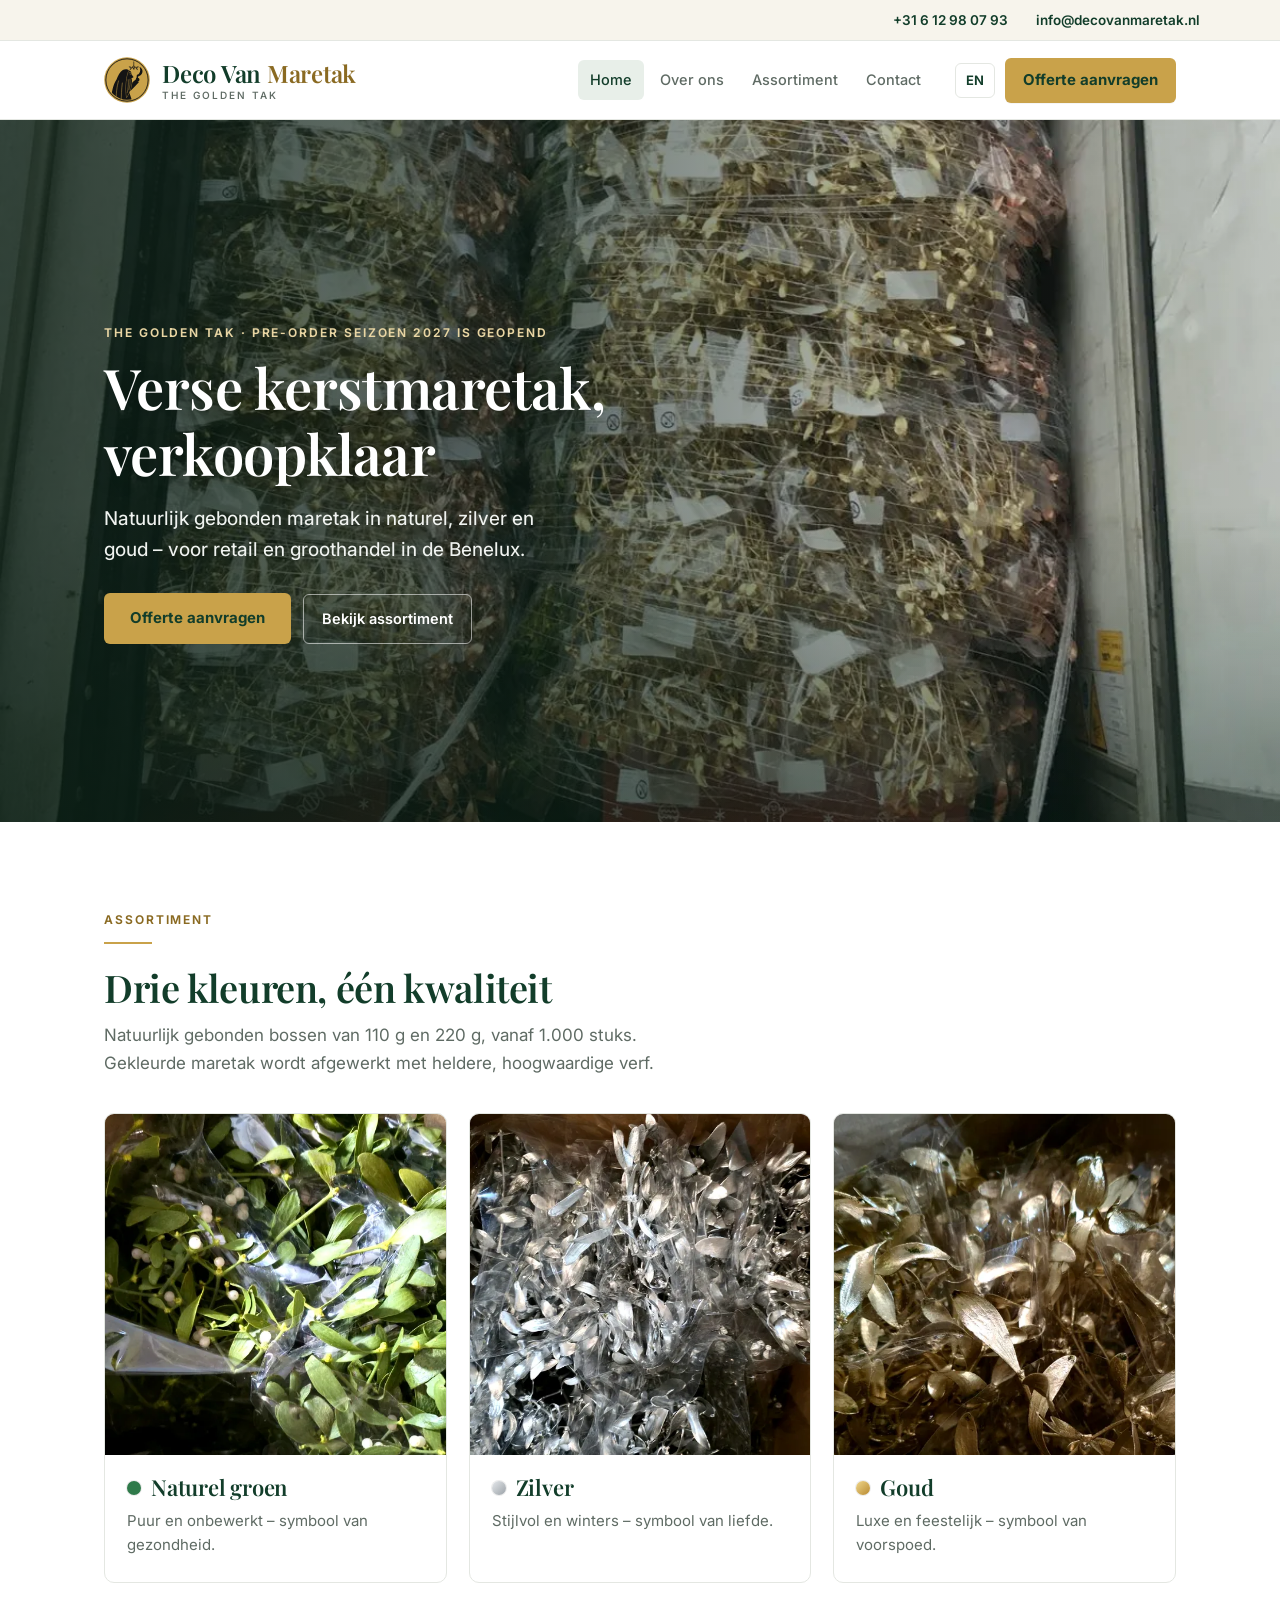
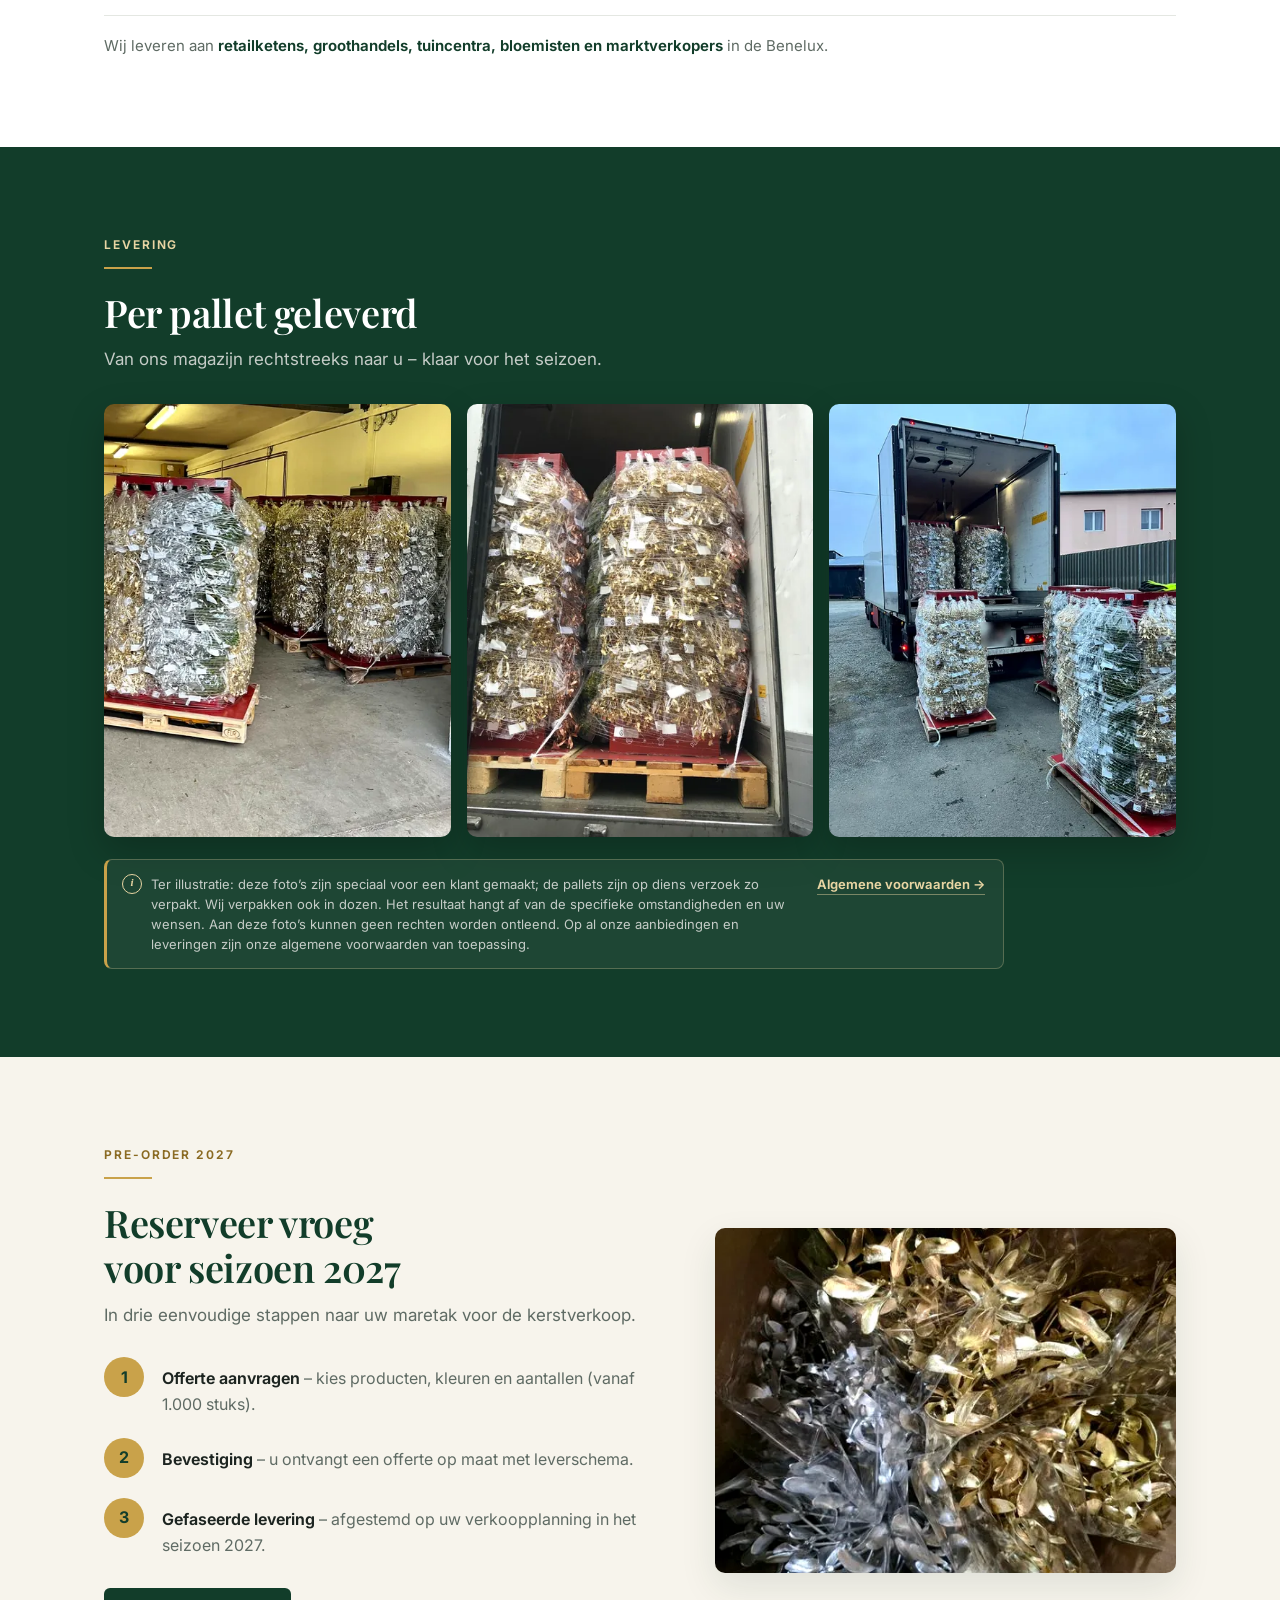
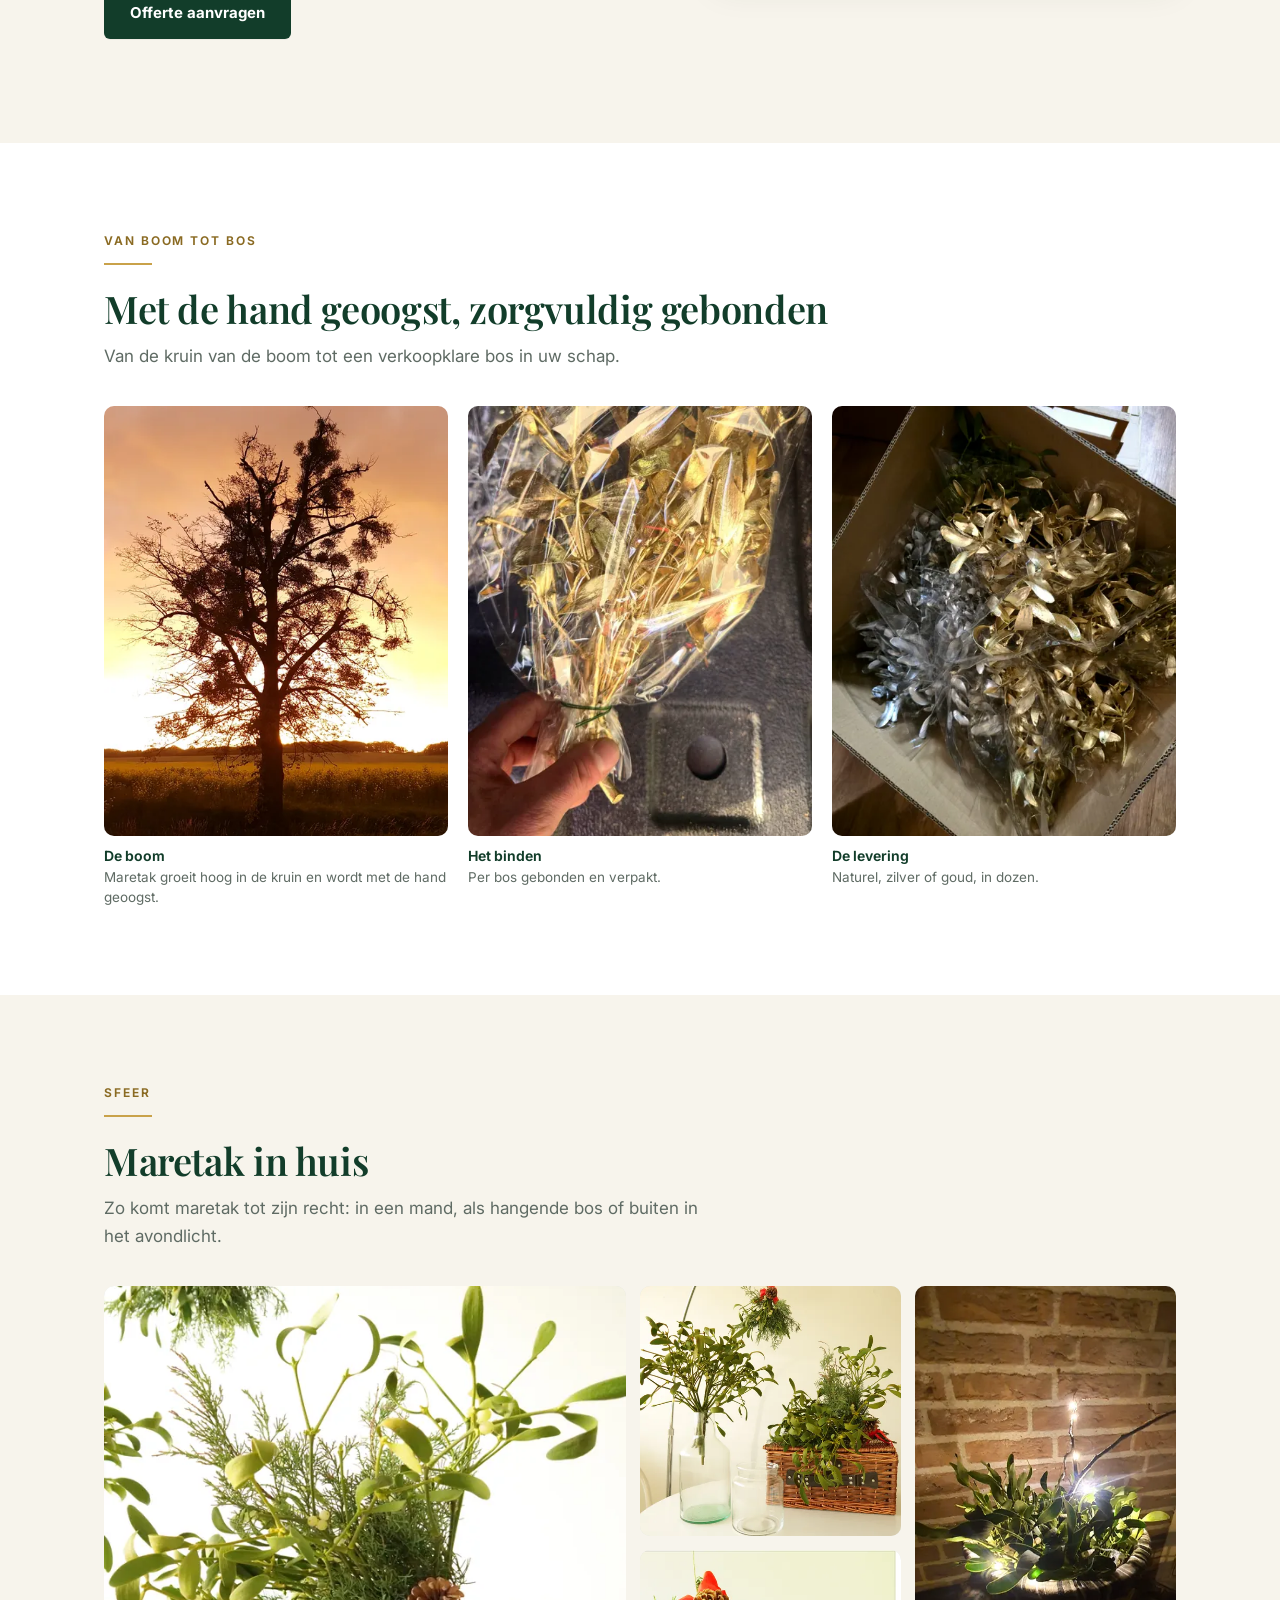
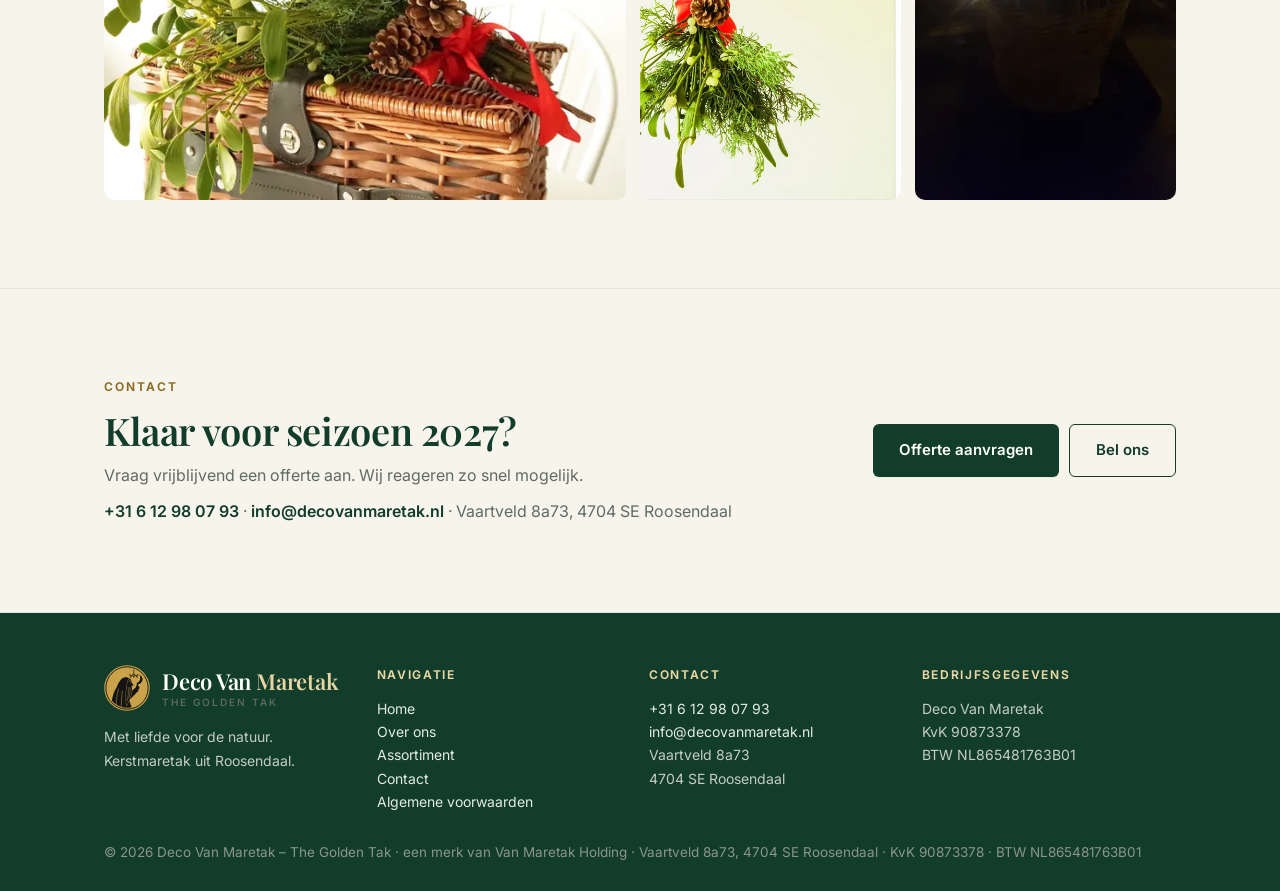
<file: index.html>
<!doctype html><html lang="nl"><head><meta charset="utf-8"><meta name="viewport" content="width=device-width,initial-scale=1">
<title>Kerstmaretak voor de handel | Deco Van Maretak – The Golden Tak</title><meta name="description" content="Deco Van Maretak – The Golden Tak – levert natuurlijk gebonden kerstmaretak – naturel, zilver en goud – aan retail en groothandel in de Benelux.">
<meta property="og:type" content="website"><meta property="og:site_name" content="Deco Van Maretak – The Golden Tak"><meta property="og:title" content="Kerstmaretak voor de handel | Deco Van Maretak – The Golden Tak"><meta property="og:description" content="Deco Van Maretak – The Golden Tak – levert natuurlijk gebonden kerstmaretak – naturel, zilver en goud – aan retail en groothandel in de Benelux."><meta property="og:locale" content="nl_NL"><meta property="og:locale:alternate" content="en_GB"><meta name="twitter:card" content="summary">
<link rel="preload" href="fonts/playfair-display-var.woff2" as="font" type="font/woff2" crossorigin><link rel="preload" href="fonts/inter-var.woff2" as="font" type="font/woff2" crossorigin>
<link rel="icon" href="brand/favicon.svg" type="image/svg+xml"><link rel="icon" href="brand/favicon.ico" sizes="48x48"><link rel="apple-touch-icon" href="brand/apple-touch-icon.png"><meta name="theme-color" content="#123d2a">
<link rel="stylesheet" href="style.css"><script src="app.js" defer></script></head><body>
<div class="topbar"><div class="wrap"><a href="tel:+31612980793">+31 6 12 98 07 93</a><a href="mailto:info@decovanmaretak.nl">info@decovanmaretak.nl</a></div></div>
<header><div class="wrap"><a class="logo" href="index.html"><img class="emblem" src="brand/druid-emblem.svg" width="46" height="46" alt=""><span class="lt">Deco Van <span>Maretak</span><small>The Golden Tak</small></span></a>
<nav><a href="index.html" class="active"><span class="nl">Home</span><span class="en">Home</span></a><a href="over-ons.html" class=""><span class="nl">Over ons</span><span class="en">About us</span></a><a href="assortiment.html" class=""><span class="nl">Assortiment</span><span class="en">Range</span></a><a href="contact.html" class=""><span class="nl">Contact</span><span class="en">Contact</span></a></nav><div class="hdr-act"><button class="lang" type="button" aria-label="Taal / language">EN</button><a class="btn" href="contact.html"><span class="nl">Offerte aanvragen</span><span class="en">Request a quote</span></a></div></div></header>
<main><section class="hero" style="padding:0"><div class="hero-media"><picture>
<source media="(max-width:720px)" type="image/webp" srcset="img/hero-pallet-m700.webp 700w, img/hero-pallet-m1000.webp 1000w" sizes="100vw">
<source media="(max-width:720px)" srcset="img/hero-pallet-m700.jpg 700w, img/hero-pallet-m1000.jpg 1000w" sizes="100vw">
<source type="image/webp" srcset="img/hero-pallet-960.webp 960w, img/hero-pallet-1200.webp 1200w" sizes="100vw">
<img src="img/hero-pallet-1200.jpg" srcset="img/hero-pallet-960.jpg 960w, img/hero-pallet-1200.jpg 1200w" sizes="100vw" width="1200" height="777" alt="Volle pallets met gouden en zilveren maretakbossen" loading="eager" fetchpriority="high"></picture></div>
<div class="wrap"><div class="eyebrow">The Golden Tak · <span class="nl">Pre-order seizoen 2027 is geopend</span><span class="en">Pre-order season 2027 is open</span></div>
<h1><span class="nl">Verse kerstmaretak, verkoopklaar</span><span class="en">Fresh Christmas mistletoe, ready for sale</span></h1>
<p class="lead"><span class="nl">Natuurlijk gebonden maretak in naturel, zilver en goud – voor retail en groothandel in de Benelux.</span><span class="en">Naturally bound mistletoe in natural, silver and gold – for retail and wholesale across the Benelux.</span></p>
<div class="actions"><a class="btn" href="contact.html"><span class="nl">Offerte aanvragen</span><span class="en">Request a quote</span></a><a class="btn ghost" href="assortiment.html"><span class="nl">Bekijk assortiment</span><span class="en">View range</span></a></div></div></section>
<section class="white"><div class="wrap"><div class="eyebrow"><span class="nl">Assortiment</span><span class="en">Range</span></div><hr class="rule"><h2><span class="nl">Drie kleuren, één kwaliteit</span><span class="en">Three colours, one quality</span></h2>
<p class="sec-intro"><span class="nl">Natuurlijk gebonden bossen van 110 g en 220 g, vanaf 1.000 stuks. Gekleurde maretak wordt afgewerkt met heldere, hoogwaardige verf.</span><span class="en">Naturally bound bunches of 110 g and 220 g, from 1,000 pieces. Coloured mistletoe is finished with bright, high-quality dyes.</span></p>
<div class="grid3"><article class="card"><figure><picture><source type="image/webp" srcset="img/thumb/c-naturel.webp 578w, img/c-naturel.webp 1033w" sizes="(max-width:980px) 100vw, 360px"><img src="img/thumb/c-naturel.jpg" srcset="img/thumb/c-naturel.jpg 578w, img/c-naturel.jpg 1033w" sizes="(max-width:980px) 100vw, 360px" width="1033" height="1072" alt="Naturel groene maretak, verpakt per bos" class="" loading="eager" decoding="async"></picture></figure><div class="body"><h3><span class="dot g"></span><span class="nl">Naturel groen</span><span class="en">Natural green</span></h3><p><span class="nl">Puur en onbewerkt – symbool van gezondheid.</span><span class="en">Pure and unprocessed – a symbol of health.</span></p></div></article><article class="card"><figure><picture><source type="image/webp" srcset="img/thumb/c-zilver.webp 600w, img/c-zilver.webp 1184w" sizes="(max-width:980px) 100vw, 360px"><img src="img/thumb/c-zilver.jpg" srcset="img/thumb/c-zilver.jpg 600w, img/c-zilver.jpg 1184w" sizes="(max-width:980px) 100vw, 360px" width="1184" height="1175" alt="Zilveren maretak, verpakt per bos" class="" loading="eager" decoding="async"></picture></figure><div class="body"><h3><span class="dot s"></span><span class="nl">Zilver</span><span class="en">Silver</span></h3><p><span class="nl">Stijlvol en winters – symbool van liefde.</span><span class="en">Stylish and wintry – a symbol of love.</span></p></div></article><article class="card"><figure><picture><source type="image/webp" srcset="img/thumb/c-goud.webp 600w, img/c-goud.webp 1120w" sizes="(max-width:980px) 100vw, 360px"><img src="img/thumb/c-goud.jpg" srcset="img/thumb/c-goud.jpg 600w, img/c-goud.jpg 1120w" sizes="(max-width:980px) 100vw, 360px" width="1120" height="992" alt="Gouden maretak, verpakt per bos" class="" loading="eager" decoding="async"></picture></figure><div class="body"><h3><span class="dot au"></span><span class="nl">Goud</span><span class="en">Gold</span></h3><p><span class="nl">Luxe en feestelijk – symbool van voorspoed.</span><span class="en">Luxurious and festive – a symbol of prosperity.</span></p></div></article></div>
<p class="who"><span class="nl">Wij leveren aan <b>retailketens, groothandels, tuincentra, bloemisten en marktverkopers</b> in de Benelux.</span><span class="en">We supply <b>retail chains, wholesalers, garden centres, florists and market traders</b> across the Benelux.</span></p></div></section>

<section class="pallets"><div class="wrap"><div class="eyebrow"><span class="nl">Levering</span><span class="en">Delivery</span></div><hr class="rule"><h2><span class="nl">Per pallet geleverd</span><span class="en">Delivered by the pallet</span></h2>
<p class="sec-intro"><span class="nl">Van ons magazijn rechtstreeks naar u – klaar voor het seizoen.</span><span class="en">From our warehouse straight to you – ready for the season.</span></p>
<div class="pal-strip"><figure class=""><picture><source type="image/webp" srcset="img/thumb/palet-magazijn.webp 480w, img/palet-magazijn.webp 880w" sizes="(max-width:720px) 80vw, 360px"><img src="img/palet-magazijn.jpg" srcset="img/thumb/palet-magazijn.jpg 480w, img/palet-magazijn.jpg 880w" sizes="(max-width:720px) 80vw, 360px" width="880" height="1100" alt="Pallets met gouden en zilveren maretakbossen in ons magazijn" loading="eager" decoding="async"></picture></figure><figure class=""><picture><source type="image/webp" srcset="img/thumb/palet-trailer.webp 480w, img/palet-trailer.webp 880w" sizes="(max-width:720px) 80vw, 360px"><img src="img/palet-trailer.jpg" srcset="img/thumb/palet-trailer.jpg 480w, img/palet-trailer.jpg 880w" sizes="(max-width:720px) 80vw, 360px" width="880" height="1100" alt="Twee volle pallets maretak in een koelwagen" loading="eager" decoding="async"></picture></figure><figure class=""><picture><source type="image/webp" srcset="img/thumb/palet-laden.webp 480w, img/palet-laden.webp 880w" sizes="(max-width:720px) 80vw, 360px"><img src="img/palet-laden.jpg" srcset="img/thumb/palet-laden.jpg 480w, img/palet-laden.jpg 880w" sizes="(max-width:720px) 80vw, 360px" width="880" height="1100" alt="Pallets maretak worden buiten in de vrachtwagen geladen" loading="eager" decoding="async"></picture></figure></div><div class="pal-legal"><p><span class="nl">Ter illustratie: deze foto’s zijn speciaal voor een klant gemaakt; de pallets zijn op diens verzoek zo verpakt. Wij verpakken ook in dozen. Het resultaat hangt af van de specifieke omstandigheden en uw wensen. Aan deze foto’s kunnen geen rechten worden ontleend. Op al onze aanbiedingen en leveringen zijn onze algemene voorwaarden van toepassing.</span><span class="en">For illustration only: these photos were taken specially for a customer; the pallets were packed this way at their request. We also pack in boxes. The result depends on the specific circumstances and your wishes. No rights can be derived from these photos. Our general terms and conditions apply to all our offers and deliveries.</span></p>
<a href="voorwaarden.html"><span class="nl">Algemene voorwaarden</span><span class="en">General terms and conditions</span> →</a></div></div></section>
<section class="cream"><div class="wrap preorder"><div><div class="eyebrow">Pre-order 2027</div><hr class="rule"><h2><span class="nl">Reserveer vroeg voor seizoen 2027</span><span class="en">Reserve early for the 2027 season</span></h2>
<p class="sec-intro" style="margin-bottom:28px"><span class="nl">In drie eenvoudige stappen naar uw maretak voor de kerstverkoop.</span><span class="en">Your mistletoe for the Christmas season in three simple steps.</span></p><ol class="steps">
<li><span class="nl"><b>Offerte aanvragen</b> – kies producten, kleuren en aantallen (vanaf 1.000 stuks).</span><span class="en"><b>Request a quote</b> – choose products, colours and quantities (from 1,000 pieces).</span></li>
<li><span class="nl"><b>Bevestiging</b> – u ontvangt een offerte op maat met leverschema.</span><span class="en"><b>Confirmation</b> – you receive a tailored quote with a delivery schedule.</span></li>
<li><span class="nl"><b>Gefaseerde levering</b> – afgestemd op uw verkoopplanning in het seizoen 2027.</span><span class="en"><b>Phased delivery</b> – aligned with your sales planning for the 2027 season.</span></li></ol>
<p style="margin-top:30px"><a class="btn dark" href="contact.html"><span class="nl">Offerte aanvragen</span><span class="en">Request a quote</span></a></p></div>
<figure><picture><source type="image/webp" srcset="img/thumb/preorder-dozen.webp 511w, img/preorder-dozen.webp 1364w" sizes="(max-width:980px) 100vw, 480px"><img src="img/thumb/preorder-dozen.jpg" srcset="img/thumb/preorder-dozen.jpg 511w, img/preorder-dozen.jpg 1364w" sizes="(max-width:980px) 100vw, 480px" width="1364" height="1600" alt="Doos met verpakte bossen in goud en zilver" class="" loading="eager" decoding="async"></picture></figure></div></section>
<section class="white"><div class="wrap"><div class="eyebrow"><span class="nl">Van boom tot bos</span><span class="en">From tree to bunch</span></div><hr class="rule"><h2><span class="nl">Met de hand geoogst, zorgvuldig gebonden</span><span class="en">Hand-harvested, carefully bound</span></h2>
<p class="sec-intro"><span class="nl">Van de kruin van de boom tot een verkoopklare bos in uw schap.</span><span class="en">From the crown of the tree to a retail-ready bunch on your shelf.</span></p><div class="grid3 story"><figure><picture><source type="image/webp" srcset="img/thumb/gouden-boom.webp 480w, img/gouden-boom.webp 1280w" sizes="(max-width:720px) 70vw, 360px"><img src="img/thumb/gouden-boom.jpg" srcset="img/thumb/gouden-boom.jpg 480w, img/gouden-boom.jpg 1280w" sizes="(max-width:720px) 70vw, 360px" width="1280" height="1600" alt="Boom vol maretak bij zonsondergang" class="" loading="eager" decoding="async"></picture><figcaption><span class="nl"><b>De boom</b>Maretak groeit hoog in de kruin en wordt met de hand geoogst.</span><span class="en"><b>The tree</b>Mistletoe grows high in the crown and is harvested by hand.</span></figcaption></figure><figure><picture><source type="image/webp" srcset="img/thumb/bos-goud.webp 600w, img/bos-goud.webp 1200w" sizes="(max-width:720px) 70vw, 360px"><img src="img/thumb/bos-goud.jpg" srcset="img/thumb/bos-goud.jpg 600w, img/bos-goud.jpg 1200w" sizes="(max-width:720px) 70vw, 360px" width="1200" height="1130" alt="Gouden bos maretak in folie" class="" loading="eager" decoding="async"></picture><figcaption><span class="nl"><b>Het binden</b>Per bos gebonden en verpakt.</span><span class="en"><b>Binding</b>Bound and wrapped per bunch.</span></figcaption></figure><figure><picture><source type="image/webp" srcset="img/thumb/klaar-goud-zilver.webp 489w, img/klaar-goud-zilver.webp 1304w" sizes="(max-width:720px) 70vw, 360px"><img src="img/thumb/klaar-goud-zilver.jpg" srcset="img/thumb/klaar-goud-zilver.jpg 489w, img/klaar-goud-zilver.jpg 1304w" sizes="(max-width:720px) 70vw, 360px" width="1304" height="1600" alt="Doos met gouden en zilveren bossen" class="" loading="eager" decoding="async"></picture><figcaption><span class="nl"><b>De levering</b>Naturel, zilver of goud, in dozen.</span><span class="en"><b>Delivery</b>Natural, silver or gold, boxed.</span></figcaption></figure></div></div></section>
<section class="cream"><div class="wrap"><div class="eyebrow"><span class="nl">Sfeer</span><span class="en">Mood</span></div><hr class="rule"><h2><span class="nl">Maretak in huis</span><span class="en">Mistletoe at home</span></h2>
<p class="sec-intro"><span class="nl">Zo komt maretak tot zijn recht: in een mand, als hangende bos of buiten in het avondlicht.</span><span class="en">How mistletoe comes into its own: in a basket, as a hanging bunch or outdoors in the evening light.</span></p>
<div class="sfeer-grid"><figure class="g-a"><picture><source type="image/webp" srcset="img/thumb/sfeer-mand.webp 600w, img/sfeer-mand.webp 1000w" sizes="(max-width:720px) 100vw, 540px"><img src="img/sfeer-mand.jpg" srcset="img/thumb/sfeer-mand.jpg 600w, img/sfeer-mand.jpg 1000w" sizes="(max-width:720px) 100vw, 540px" width="1000" height="1000" alt="Rieten mand met maretak, dennengroen en rode strik bij het raam" loading="eager" decoding="async"></picture></figure><figure class="g-b"><picture><source type="image/webp" srcset="img/thumb/sfeer-tafel.webp 500w, img/sfeer-tafel.webp 800w" sizes="(max-width:720px) 50vw, 270px"><img src="img/sfeer-tafel.jpg" srcset="img/thumb/sfeer-tafel.jpg 500w, img/sfeer-tafel.jpg 800w" sizes="(max-width:720px) 50vw, 270px" width="800" height="800" alt="Maretak in glazen vazen en een rieten mand op tafel" loading="eager" decoding="async"></picture></figure><figure class="g-c"><picture><source type="image/webp" srcset="img/thumb/sfeer-hangend.webp 500w, img/sfeer-hangend.webp 800w" sizes="(max-width:720px) 50vw, 270px"><img src="img/sfeer-hangend.jpg" srcset="img/thumb/sfeer-hangend.jpg 500w, img/sfeer-hangend.jpg 800w" sizes="(max-width:720px) 50vw, 270px" width="800" height="800" alt="Hangende bos maretak met rode strik en dennenappel" loading="eager" decoding="async"></picture></figure><figure class="g-d"><picture><source type="image/webp" srcset="img/thumb/sfeer-avond.webp 400w, img/sfeer-avond.webp 600w" sizes="(max-width:720px) 50vw, 270px"><img src="img/sfeer-avond.jpg" srcset="img/thumb/sfeer-avond.jpg 400w, img/sfeer-avond.jpg 600w" sizes="(max-width:720px) 50vw, 270px" width="600" height="1200" alt="Maretak in een pot met lichtjes bij een bakstenen muur, 's avonds" loading="eager" decoding="async"></picture></figure></div></div></section>
<section class="band"><div class="wrap inner"><div><div class="eyebrow">Contact</div><h2><span class="nl">Klaar voor seizoen 2027?</span><span class="en">Ready for the 2027 season?</span></h2>
<p><span class="nl">Vraag vrijblijvend een offerte aan. Wij reageren zo snel mogelijk.</span><span class="en">Request a no-obligation quote. We will get back to you as soon as possible.</span></p>
<p style="margin-top:10px"><a href="tel:+31612980793">+31 6 12 98 07 93</a> · <a href="mailto:info@decovanmaretak.nl">info@decovanmaretak.nl</a> · Vaartveld 8a73, 4704 SE Roosendaal</p></div>
<div class="acts"><a class="btn dark" href="contact.html"><span class="nl">Offerte aanvragen</span><span class="en">Request a quote</span></a><a class="btn ghost-ink" href="tel:+31612980793"><span class="nl">Bel ons</span><span class="en">Call us</span></a></div></div></section></main>
<footer><div class="wrap"><div class="grid4">
<div><div class="logo"><img class="emblem" src="brand/druid-emblem.svg" width="44" height="44" alt=""><span class="lt">Deco Van <span>Maretak</span><small>The Golden Tak</small></span></div><p><span class="nl">Met liefde voor de natuur.<br>Kerstmaretak uit Roosendaal.</span><span class="en">With love for nature.<br>Christmas mistletoe from Roosendaal.</span></p></div>
<div><h4><span class="nl">Navigatie</span><span class="en">Navigation</span></h4><a href="index.html"><span class="nl">Home</span><span class="en">Home</span></a><br><a href="over-ons.html"><span class="nl">Over ons</span><span class="en">About us</span></a><br><a href="assortiment.html"><span class="nl">Assortiment</span><span class="en">Range</span></a><br><a href="contact.html"><span class="nl">Contact</span><span class="en">Contact</span></a><br><a href="voorwaarden.html"><span class="nl">Algemene voorwaarden</span><span class="en">Terms and conditions</span></a></div>
<div><h4>Contact</h4><a href="tel:+31612980793">+31 6 12 98 07 93</a><br><a href="mailto:info@decovanmaretak.nl">info@decovanmaretak.nl</a><br>Vaartveld 8a73<br>4704 SE Roosendaal</div>
<div><h4><span class="nl">Bedrijfsgegevens</span><span class="en">Company details</span></h4>Deco Van Maretak<br><span class="nl">KvK</span><span class="en">CoC</span> 90873378<br><span class="nl">BTW</span><span class="en">VAT</span> NL865481763B01</div>
</div><p class="note">© 2026 Deco Van Maretak – The Golden Tak · <span class="nl">een merk van</span><span class="en">a brand of</span> Van Maretak Holding · Vaartveld 8a73, 4704 SE Roosendaal · <span class="nl">KvK</span><span class="en">CoC</span> 90873378 · <span class="nl">BTW</span><span class="en">VAT</span> NL865481763B01</p></div></footer>
</body></html>
</file>
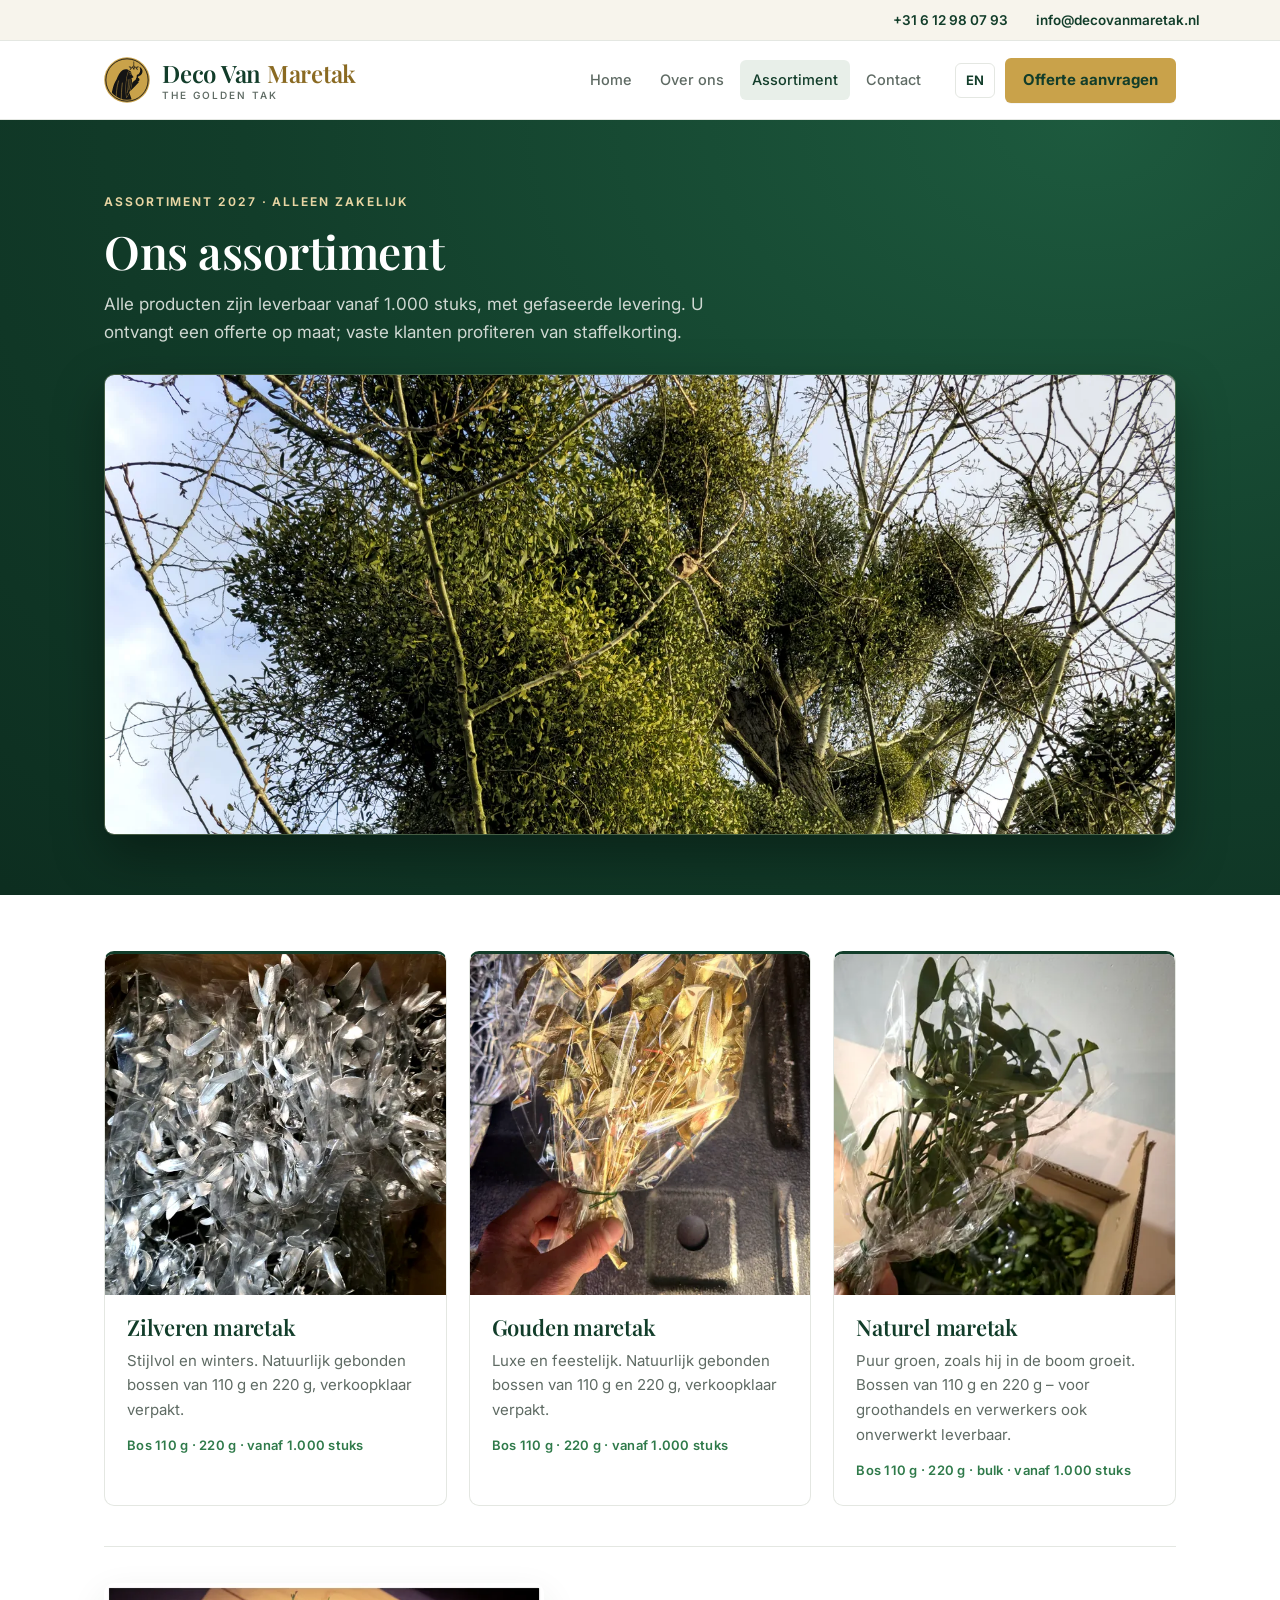
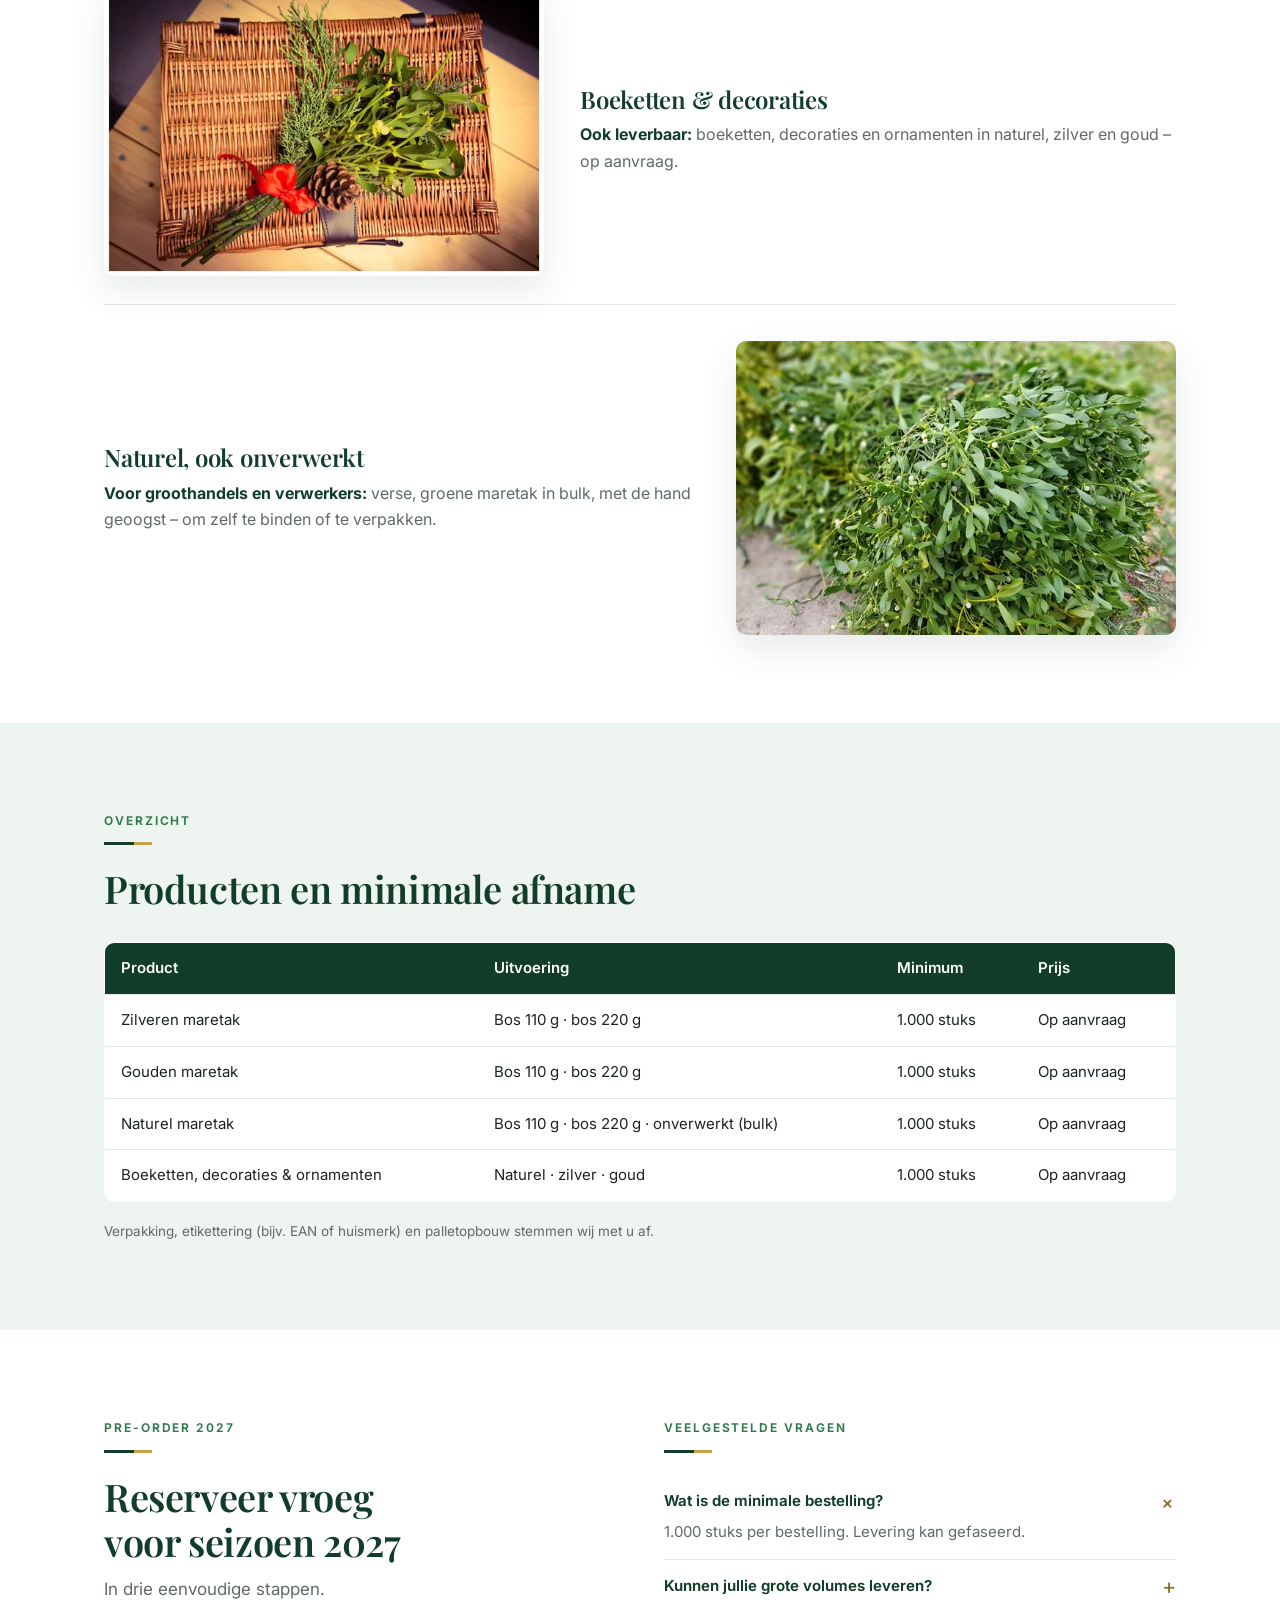
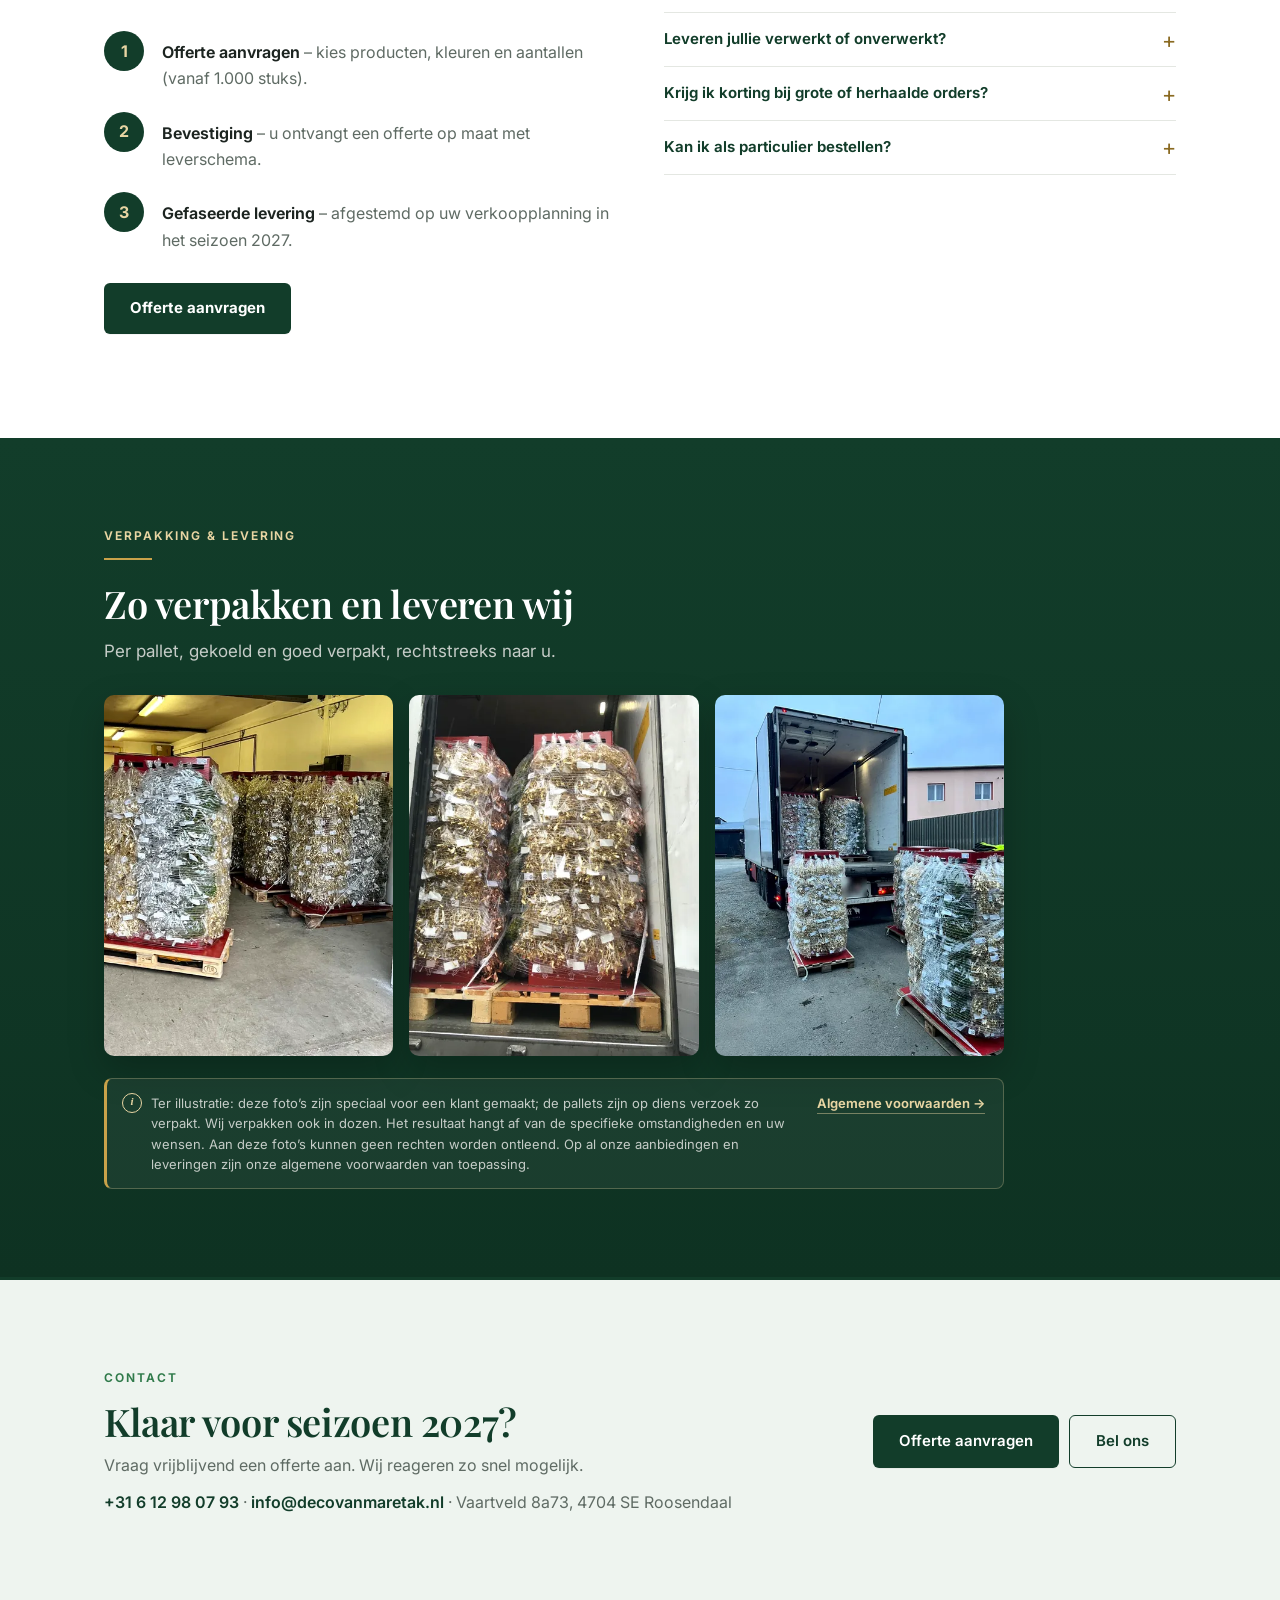
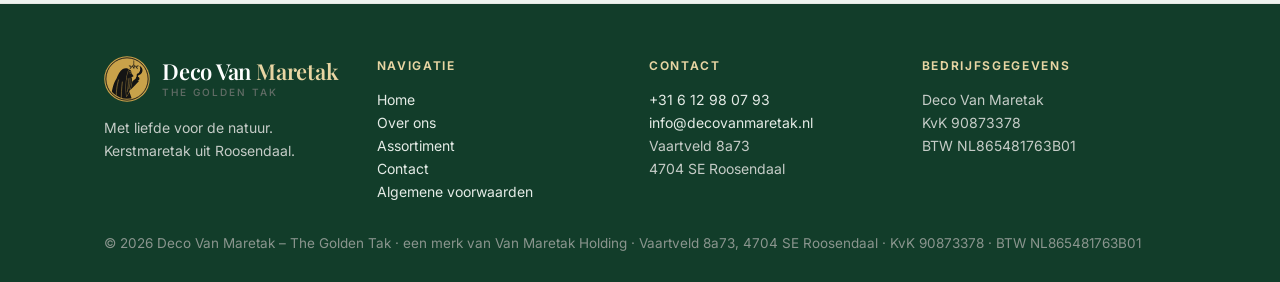
<file: assortiment.html>
<!doctype html><html lang="nl"><head><meta charset="utf-8"><meta name="viewport" content="width=device-width,initial-scale=1">
<title>Assortiment | Deco Van Maretak – The Golden Tak</title><meta name="description" content="Deco Van Maretak – The Golden Tak – levert natuurlijk gebonden kerstmaretak – naturel, zilver en goud – aan retail en groothandel in de Benelux.">
<meta property="og:type" content="website"><meta property="og:site_name" content="Deco Van Maretak – The Golden Tak"><meta property="og:title" content="Assortiment | Deco Van Maretak – The Golden Tak"><meta property="og:description" content="Deco Van Maretak – The Golden Tak – levert natuurlijk gebonden kerstmaretak – naturel, zilver en goud – aan retail en groothandel in de Benelux."><meta property="og:locale" content="nl_NL"><meta property="og:locale:alternate" content="en_GB"><meta name="twitter:card" content="summary">
<link rel="preload" href="fonts/playfair-display-var.woff2" as="font" type="font/woff2" crossorigin><link rel="preload" href="fonts/inter-var.woff2" as="font" type="font/woff2" crossorigin>
<link rel="icon" href="brand/favicon.svg" type="image/svg+xml"><link rel="icon" href="brand/favicon.ico" sizes="48x48"><link rel="apple-touch-icon" href="brand/apple-touch-icon.png"><meta name="theme-color" content="#123d2a">
<link rel="stylesheet" href="style.css"><script src="app.js" defer></script></head><body class="pg-inner">
<div class="topbar"><div class="wrap"><a href="tel:+31612980793">+31 6 12 98 07 93</a><a href="mailto:info@decovanmaretak.nl">info@decovanmaretak.nl</a></div></div>
<header><div class="wrap"><a class="logo" href="index.html"><img class="emblem" src="brand/druid-emblem.svg" width="46" height="46" alt=""><span class="lt">Deco Van <span>Maretak</span><small>The Golden Tak</small></span></a>
<nav><a href="index.html" class=""><span class="nl">Home</span><span class="en">Home</span></a><a href="over-ons.html" class=""><span class="nl">Over ons</span><span class="en">About us</span></a><a href="assortiment.html" class="active"><span class="nl">Assortiment</span><span class="en">Range</span></a><a href="contact.html" class=""><span class="nl">Contact</span><span class="en">Contact</span></a></nav><div class="hdr-act"><button class="lang" type="button" aria-label="Taal / language">EN</button><a class="btn" href="contact.html"><span class="nl">Offerte aanvragen</span><span class="en">Request a quote</span></a></div></div></header>
<main><section class="page-hero"><div class="wrap"><div class="eyebrow"><span class="nl">Assortiment 2027 · alleen zakelijk</span><span class="en">Range 2027 · business only</span></div><h1><span class="nl">Ons assortiment</span><span class="en">Our range</span></h1>
<p><span class="nl">Alle producten zijn leverbaar vanaf 1.000 stuks, met gefaseerde levering. U ontvangt een offerte op maat; vaste klanten profiteren van staffelkorting.</span><span class="en">All products are available from 1,000 pieces with phased delivery. You receive a tailored quote; regular customers benefit from volume discounts.</span></p>
<div class="ph-img ph-tree"><picture><source type="image/webp" srcset="img/thumb/banner-boom.webp 800w, img/banner-boom.webp 1600w" sizes="(max-width:1200px) 100vw, 1072px"><img src="img/thumb/banner-boom.jpg" srcset="img/thumb/banner-boom.jpg 800w, img/banner-boom.jpg 1600w" sizes="(max-width:1200px) 100vw, 1072px" width="1600" height="683" alt="Maretak hoog in de kruin van een boom" class="" fetchpriority="high" decoding="async"></picture></div></div></section>
<section class="white" style="padding-top:8px"><div class="wrap"><div class="grid3"><article class="card"><figure><picture><source type="image/webp" srcset="img/thumb/c-zilver.webp 600w, img/c-zilver.webp 1184w" sizes="(max-width:980px) 100vw, 360px"><img src="img/thumb/c-zilver.jpg" srcset="img/thumb/c-zilver.jpg 600w, img/c-zilver.jpg 1184w" sizes="(max-width:980px) 100vw, 360px" width="1184" height="1175" alt="Zilveren maretak, verpakt per bos" class="" loading="eager" decoding="async"></picture></figure><div class="body"><h3><span class="nl">Zilveren maretak</span><span class="en">Silver mistletoe</span></h3><p><span class="nl">Stijlvol en winters. Natuurlijk gebonden bossen van 110 g en 220 g, verkoopklaar verpakt.</span><span class="en">Stylish and wintry. Naturally bound bunches of 110 g and 220 g, packed retail-ready.</span></p><p class="spec"><span class="nl">Bos 110 g · 220 g</span><span class="en">Bunch 110 g · 220 g</span> · <span class="nl">vanaf 1.000 stuks</span><span class="en">from 1,000 pcs</span></p></div></article><article class="card"><figure><picture><source type="image/webp" srcset="img/thumb/bos-goud.webp 600w, img/bos-goud.webp 1200w" sizes="(max-width:980px) 100vw, 360px"><img src="img/thumb/bos-goud.jpg" srcset="img/thumb/bos-goud.jpg 600w, img/bos-goud.jpg 1200w" sizes="(max-width:980px) 100vw, 360px" width="1200" height="1130" alt="Gouden bos maretak" class="" loading="eager" decoding="async"></picture></figure><div class="body"><h3><span class="nl">Gouden maretak</span><span class="en">Gold mistletoe</span></h3><p><span class="nl">Luxe en feestelijk. Natuurlijk gebonden bossen van 110 g en 220 g, verkoopklaar verpakt.</span><span class="en">Luxurious and festive. Naturally bound bunches of 110 g and 220 g, packed retail-ready.</span></p><p class="spec"><span class="nl">Bos 110 g · 220 g</span><span class="en">Bunch 110 g · 220 g</span> · <span class="nl">vanaf 1.000 stuks</span><span class="en">from 1,000 pcs</span></p></div></article><article class="card"><figure><picture><source type="image/webp" srcset="img/thumb/bos-naturel.webp 459w, img/bos-naturel.webp 1224w" sizes="(max-width:980px) 100vw, 360px"><img src="img/thumb/bos-naturel.jpg" srcset="img/thumb/bos-naturel.jpg 459w, img/bos-naturel.jpg 1224w" sizes="(max-width:980px) 100vw, 360px" width="1224" height="1600" alt="Naturel groene maretak, gebonden bos in folie" class="" loading="eager" decoding="async"></picture></figure><div class="body"><h3><span class="nl">Naturel maretak</span><span class="en">Natural mistletoe</span></h3><p><span class="nl">Puur groen, zoals hij in de boom groeit. Bossen van 110 g en 220 g – voor groothandels en verwerkers ook onverwerkt leverbaar.</span><span class="en">Pure green, just as it grows in the tree. Bunches of 110 g and 220 g – also available unprocessed for wholesalers and processors.</span></p><p class="spec"><span class="nl">Bos 110 g · 220 g · bulk</span><span class="en">Bunch 110 g · 220 g · bulk</span> · <span class="nl">vanaf 1.000 stuks</span><span class="en">from 1,000 pcs</span></p></div></article></div>
<div class="decor"><figure class=""><picture><source type="image/webp" srcset="img/thumb/decor-dienblad.webp 600w, img/decor-dienblad.webp 1200w" sizes="(max-width:720px) 100vw, 440px"><img src="img/decor-dienblad.jpg" srcset="img/thumb/decor-dienblad.jpg 600w, img/decor-dienblad.jpg 1200w" sizes="(max-width:720px) 100vw, 440px" width="1200" height="800" alt="Bos maretak met dennengroen, rode strik en dennenappel op een rieten mand" loading="eager" decoding="async"></picture></figure><div><h3><span class="nl">Boeketten & decoraties</span><span class="en">Bouquets & decorations</span></h3>
<p><span class="nl"><b>Ook leverbaar:</b> boeketten, decoraties en ornamenten in naturel, zilver en goud – op aanvraag.</span><span class="en"><b>Also available:</b> bouquets, decorations and ornaments in natural, silver and gold – on request.</span></p></div></div>
<div class="decor rev"><div><h3><span class="nl">Naturel, ook onverwerkt</span><span class="en">Natural, also unprocessed</span></h3>
<p><span class="nl"><b>Voor groothandels en verwerkers:</b> verse, groene maretak in bulk, met de hand geoogst – om zelf te binden of te verpakken.</span><span class="en"><b>For wholesalers and processors:</b> fresh green mistletoe in bulk, hand-harvested – to bind or pack yourself.</span></p></div><figure class=""><picture><source type="image/webp" srcset="img/thumb/bulk-onverwerkt.webp 600w, img/bulk-onverwerkt.webp 1600w" sizes="(max-width:720px) 100vw, 440px"><img src="img/bulk-onverwerkt.jpg" srcset="img/thumb/bulk-onverwerkt.jpg 600w, img/bulk-onverwerkt.jpg 1600w" sizes="(max-width:720px) 100vw, 440px" width="1600" height="1429" alt="Vers geoogste, onverwerkte groene maretak" loading="eager" decoding="async"></picture></figure></div></div></section>
<section class="cream"><div class="wrap"><div class="eyebrow"><span class="nl">Overzicht</span><span class="en">Overview</span></div><hr class="rule"><h2><span class="nl">Producten en minimale afname</span><span class="en">Products and minimum order</span></h2><div style="height:20px"></div>
<div class="tbl"><table><tr><th>Product</th><th><span class="nl">Uitvoering</span><span class="en">Format</span></th><th><span class="nl">Minimum</span><span class="en">Minimum</span></th><th><span class="nl">Prijs</span><span class="en">Price</span></th></tr><tr><td><span class="nl">Zilveren maretak</span><span class="en">Silver mistletoe</span></td><td><span class="nl">Bos 110 g · bos 220 g</span><span class="en">Bunch 110 g · bunch 220 g</span></td><td><span class="nl">1.000 stuks</span><span class="en">1,000 pcs</span></td><td><span class="nl">Op aanvraag</span><span class="en">On request</span></td></tr><tr><td><span class="nl">Gouden maretak</span><span class="en">Gold mistletoe</span></td><td><span class="nl">Bos 110 g · bos 220 g</span><span class="en">Bunch 110 g · bunch 220 g</span></td><td><span class="nl">1.000 stuks</span><span class="en">1,000 pcs</span></td><td><span class="nl">Op aanvraag</span><span class="en">On request</span></td></tr><tr><td><span class="nl">Naturel maretak</span><span class="en">Natural mistletoe</span></td><td><span class="nl">Bos 110 g · bos 220 g · onverwerkt (bulk)</span><span class="en">Bunch 110 g · bunch 220 g · unprocessed (bulk)</span></td><td><span class="nl">1.000 stuks</span><span class="en">1,000 pcs</span></td><td><span class="nl">Op aanvraag</span><span class="en">On request</span></td></tr><tr><td><span class="nl">Boeketten, decoraties & ornamenten</span><span class="en">Bouquets, decorations & ornaments</span></td><td><span class="nl">Naturel · zilver · goud</span><span class="en">Natural · silver · gold</span></td><td><span class="nl">1.000 stuks</span><span class="en">1,000 pcs</span></td><td><span class="nl">Op aanvraag</span><span class="en">On request</span></td></tr></table></div>
<p class="note"><span class="nl">Verpakking, etikettering (bijv. EAN of huismerk) en palletopbouw stemmen wij met u af.</span><span class="en">Packaging, labelling (e.g. EAN or private label) and pallet configuration are agreed with you.</span></p></div></section>
<section class="white"><div class="wrap grid2"><div><div class="eyebrow">Pre-order 2027</div><hr class="rule"><h2><span class="nl">Reserveer vroeg voor seizoen 2027</span><span class="en">Reserve early for the 2027 season</span></h2><p class="sec-intro" style="margin-bottom:28px"><span class="nl">In drie eenvoudige stappen.</span><span class="en">In three simple steps.</span></p><ol class="steps">
<li><span class="nl"><b>Offerte aanvragen</b> – kies producten, kleuren en aantallen (vanaf 1.000 stuks).</span><span class="en"><b>Request a quote</b> – choose products, colours and quantities (from 1,000 pieces).</span></li>
<li><span class="nl"><b>Bevestiging</b> – u ontvangt een offerte op maat met leverschema.</span><span class="en"><b>Confirmation</b> – you receive a tailored quote with a delivery schedule.</span></li>
<li><span class="nl"><b>Gefaseerde levering</b> – afgestemd op uw verkoopplanning in het seizoen 2027.</span><span class="en"><b>Phased delivery</b> – aligned with your sales planning for the 2027 season.</span></li></ol>
<p style="margin-top:30px"><a class="btn dark" href="contact.html"><span class="nl">Offerte aanvragen</span><span class="en">Request a quote</span></a></p></div>
<div><div class="eyebrow"><span class="nl">Veelgestelde vragen</span><span class="en">FAQ</span></div><hr class="rule">
<details open><summary><span class="nl">Wat is de minimale bestelling?</span><span class="en">What is the minimum order?</span></summary><span class="nl">1.000 stuks per bestelling. Levering kan gefaseerd.</span><span class="en">1,000 pieces per order. Delivery can be phased.</span></details>
<details><summary><span class="nl">Kunnen jullie grote volumes leveren?</span><span class="en">Can you supply large volumes?</span></summary><span class="nl">Ja, wij kunnen meer dan 100.000 stuks verwerken.</span><span class="en">Yes, we can process over 100,000 pieces.</span></details>
<details><summary><span class="nl">Leveren jullie verwerkt of onverwerkt?</span><span class="en">Do you supply processed or unprocessed?</span></summary><span class="nl">Beide. Geef uw voorkeur aan in de offerteaanvraag.</span><span class="en">Both. State your preference in the quote request.</span></details>
<details><summary><span class="nl">Krijg ik korting bij grote of herhaalde orders?</span><span class="en">Do I get a discount on large or repeat orders?</span></summary><span class="nl">Ja, vaste klanten ontvangen staffelkorting.</span><span class="en">Yes, regular customers receive volume discounts.</span></details>
<details><summary><span class="nl">Kan ik als particulier bestellen?</span><span class="en">Can I order as a private person?</span></summary><span class="nl">Nee, wij leveren uitsluitend aan bedrijven.</span><span class="en">No, we supply businesses only.</span></details></div></div></section>
<section class="pallets pal-bottom"><div class="wrap"><div class="eyebrow"><span class="nl">Verpakking & levering</span><span class="en">Packing & delivery</span></div><hr class="rule"><h2><span class="nl">Zo verpakken en leveren wij</span><span class="en">How we pack and deliver</span></h2>
<p class="sec-intro"><span class="nl">Per pallet, gekoeld en goed verpakt, rechtstreeks naar u.</span><span class="en">By the pallet, refrigerated and well packed, straight to you.</span></p>
<div class="pal-strip"><figure class=""><picture><source type="image/webp" srcset="img/thumb/palet-magazijn.webp 480w, img/palet-magazijn.webp 880w" sizes="(max-width:720px) 80vw, 360px"><img src="img/palet-magazijn.jpg" srcset="img/thumb/palet-magazijn.jpg 480w, img/palet-magazijn.jpg 880w" sizes="(max-width:720px) 80vw, 360px" width="880" height="1100" alt="Pallets met gouden en zilveren maretakbossen in ons magazijn" loading="eager" decoding="async"></picture></figure><figure class=""><picture><source type="image/webp" srcset="img/thumb/palet-trailer.webp 480w, img/palet-trailer.webp 880w" sizes="(max-width:720px) 80vw, 360px"><img src="img/palet-trailer.jpg" srcset="img/thumb/palet-trailer.jpg 480w, img/palet-trailer.jpg 880w" sizes="(max-width:720px) 80vw, 360px" width="880" height="1100" alt="Twee volle pallets maretak in een koelwagen" loading="eager" decoding="async"></picture></figure><figure class=""><picture><source type="image/webp" srcset="img/thumb/palet-laden.webp 480w, img/palet-laden.webp 880w" sizes="(max-width:720px) 80vw, 360px"><img src="img/palet-laden.jpg" srcset="img/thumb/palet-laden.jpg 480w, img/palet-laden.jpg 880w" sizes="(max-width:720px) 80vw, 360px" width="880" height="1100" alt="Pallets maretak worden buiten in de vrachtwagen geladen" loading="eager" decoding="async"></picture></figure></div><div class="pal-legal"><p><span class="nl">Ter illustratie: deze foto’s zijn speciaal voor een klant gemaakt; de pallets zijn op diens verzoek zo verpakt. Wij verpakken ook in dozen. Het resultaat hangt af van de specifieke omstandigheden en uw wensen. Aan deze foto’s kunnen geen rechten worden ontleend. Op al onze aanbiedingen en leveringen zijn onze algemene voorwaarden van toepassing.</span><span class="en">For illustration only: these photos were taken specially for a customer; the pallets were packed this way at their request. We also pack in boxes. The result depends on the specific circumstances and your wishes. No rights can be derived from these photos. Our general terms and conditions apply to all our offers and deliveries.</span></p>
<a href="voorwaarden.html"><span class="nl">Algemene voorwaarden</span><span class="en">General terms and conditions</span> →</a></div></div></section>
<section class="band"><div class="wrap inner"><div><div class="eyebrow">Contact</div><h2><span class="nl">Klaar voor seizoen 2027?</span><span class="en">Ready for the 2027 season?</span></h2>
<p><span class="nl">Vraag vrijblijvend een offerte aan. Wij reageren zo snel mogelijk.</span><span class="en">Request a no-obligation quote. We will get back to you as soon as possible.</span></p>
<p style="margin-top:10px"><a href="tel:+31612980793">+31 6 12 98 07 93</a> · <a href="mailto:info@decovanmaretak.nl">info@decovanmaretak.nl</a> · Vaartveld 8a73, 4704 SE Roosendaal</p></div>
<div class="acts"><a class="btn dark" href="contact.html"><span class="nl">Offerte aanvragen</span><span class="en">Request a quote</span></a><a class="btn ghost-ink" href="tel:+31612980793"><span class="nl">Bel ons</span><span class="en">Call us</span></a></div></div></section></main>
<footer><div class="wrap"><div class="grid4">
<div><div class="logo"><img class="emblem" src="brand/druid-emblem.svg" width="44" height="44" alt=""><span class="lt">Deco Van <span>Maretak</span><small>The Golden Tak</small></span></div><p><span class="nl">Met liefde voor de natuur.<br>Kerstmaretak uit Roosendaal.</span><span class="en">With love for nature.<br>Christmas mistletoe from Roosendaal.</span></p></div>
<div><h4><span class="nl">Navigatie</span><span class="en">Navigation</span></h4><a href="index.html"><span class="nl">Home</span><span class="en">Home</span></a><br><a href="over-ons.html"><span class="nl">Over ons</span><span class="en">About us</span></a><br><a href="assortiment.html"><span class="nl">Assortiment</span><span class="en">Range</span></a><br><a href="contact.html"><span class="nl">Contact</span><span class="en">Contact</span></a><br><a href="voorwaarden.html"><span class="nl">Algemene voorwaarden</span><span class="en">Terms and conditions</span></a></div>
<div><h4>Contact</h4><a href="tel:+31612980793">+31 6 12 98 07 93</a><br><a href="mailto:info@decovanmaretak.nl">info@decovanmaretak.nl</a><br>Vaartveld 8a73<br>4704 SE Roosendaal</div>
<div><h4><span class="nl">Bedrijfsgegevens</span><span class="en">Company details</span></h4>Deco Van Maretak<br><span class="nl">KvK</span><span class="en">CoC</span> 90873378<br><span class="nl">BTW</span><span class="en">VAT</span> NL865481763B01</div>
</div><p class="note">© 2026 Deco Van Maretak – The Golden Tak · <span class="nl">een merk van</span><span class="en">a brand of</span> Van Maretak Holding · Vaartveld 8a73, 4704 SE Roosendaal · <span class="nl">KvK</span><span class="en">CoC</span> 90873378 · <span class="nl">BTW</span><span class="en">VAT</span> NL865481763B01</p></div></footer>
</body></html>
</file>
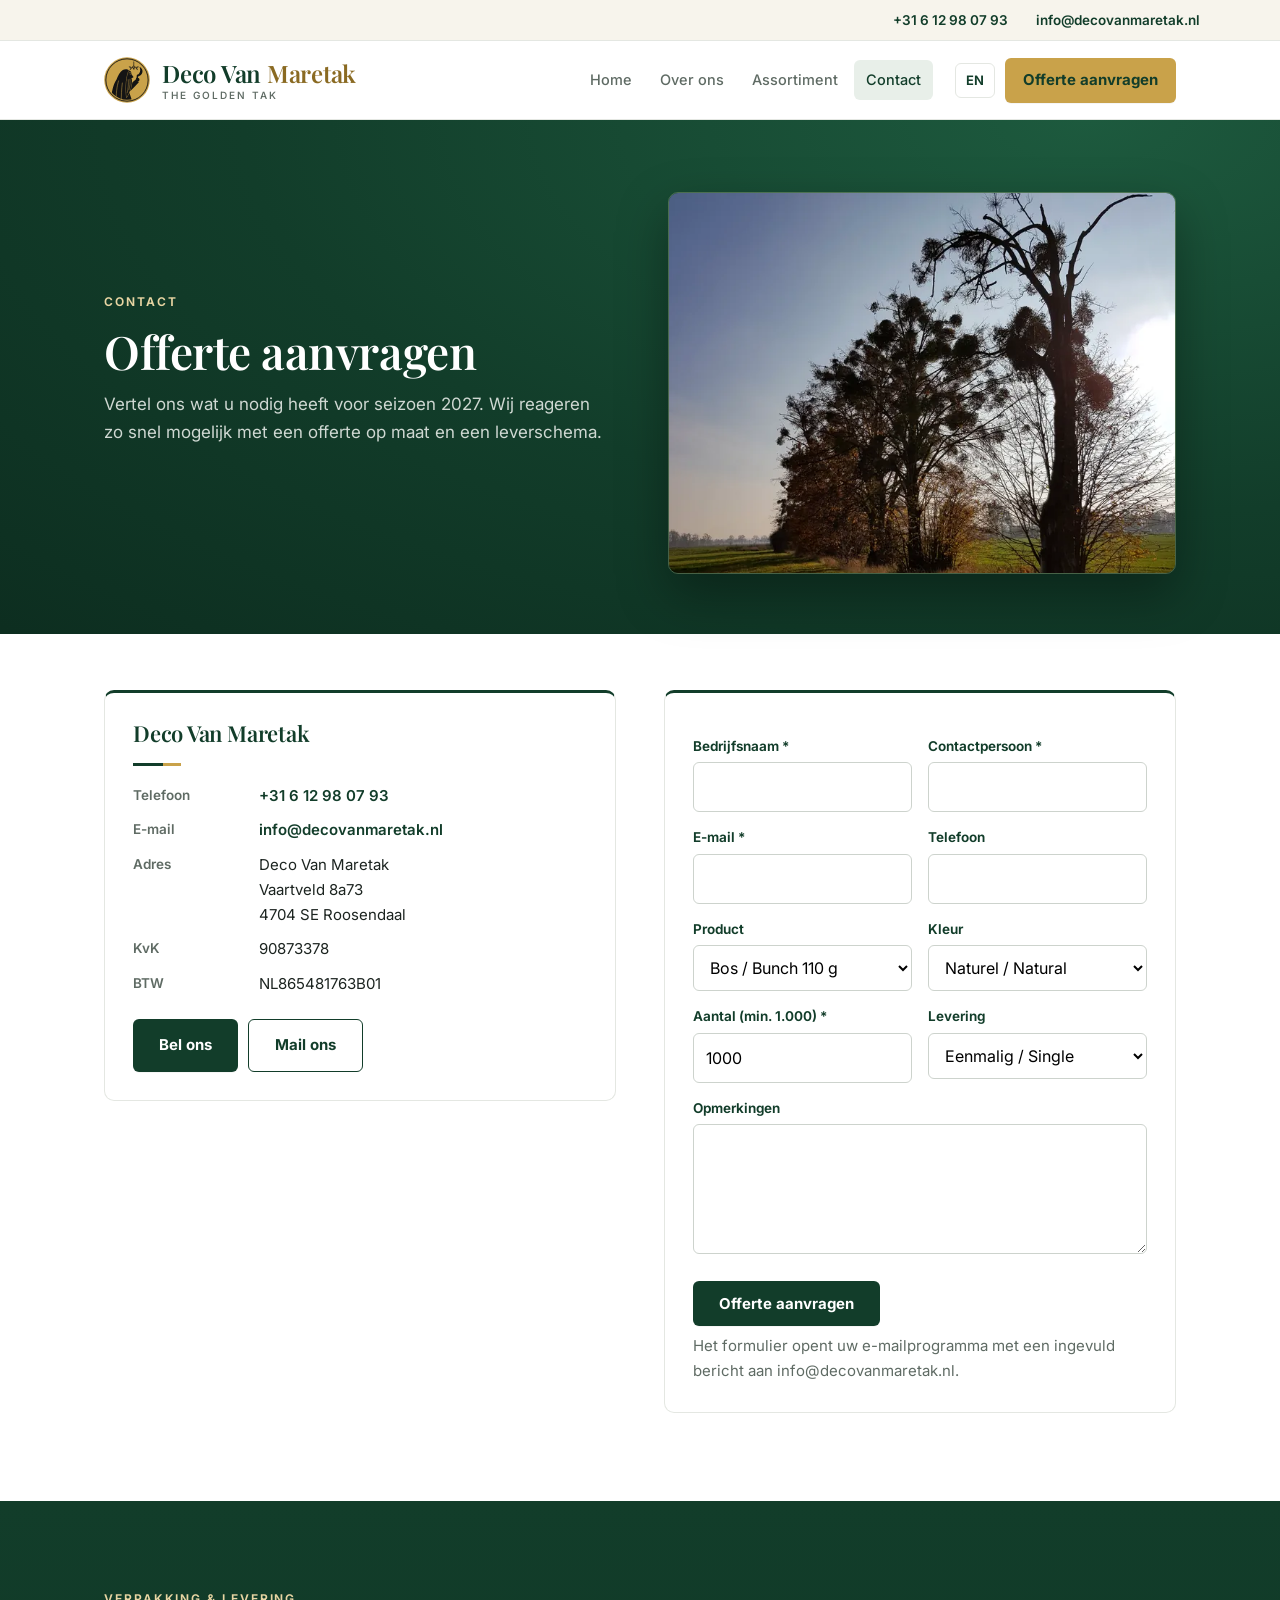
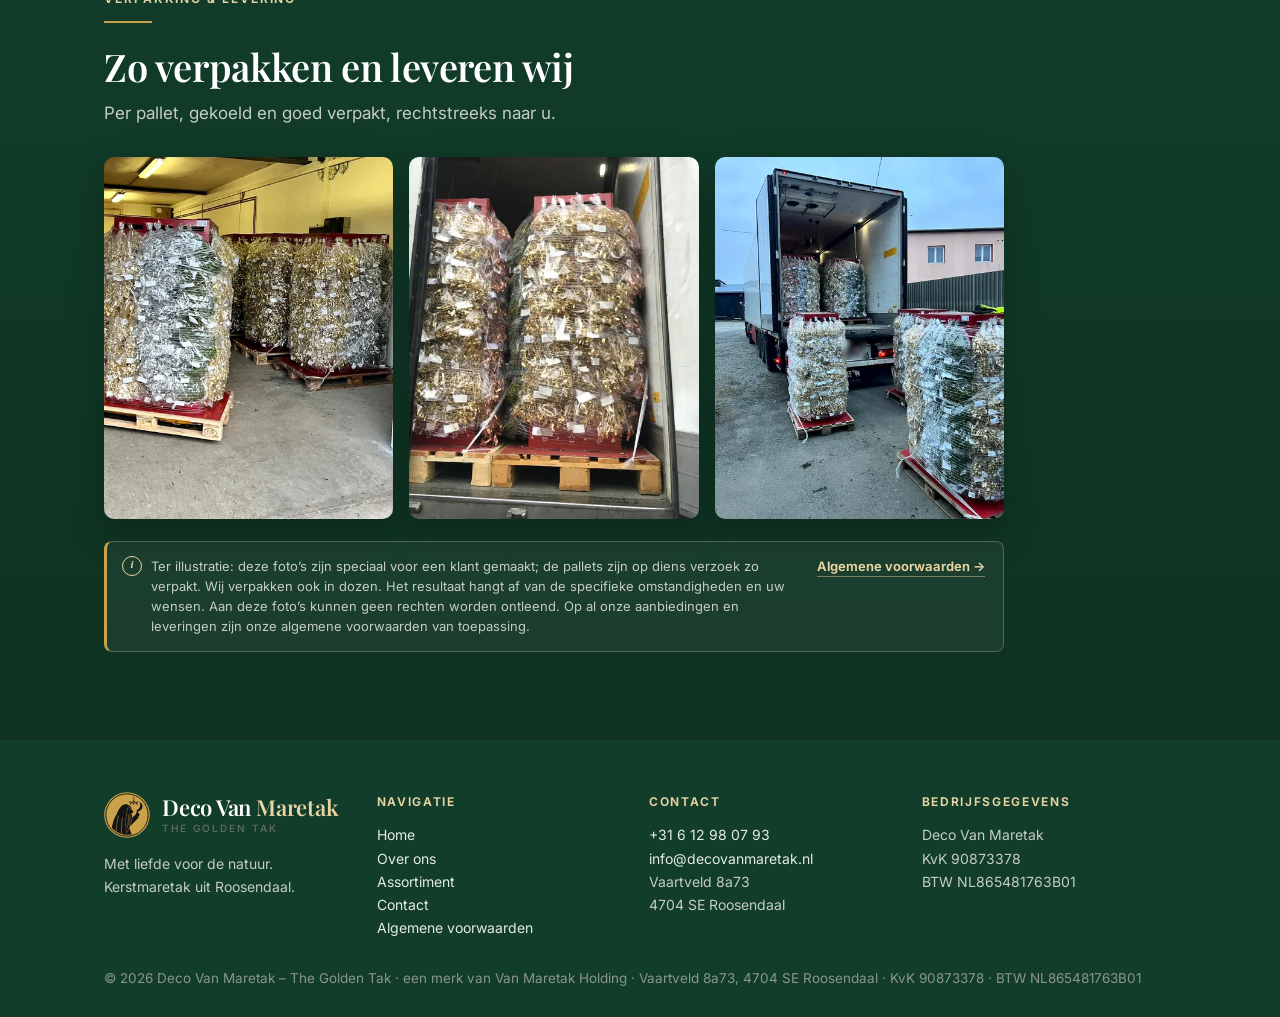
<file: contact.html>
<!doctype html><html lang="nl"><head><meta charset="utf-8"><meta name="viewport" content="width=device-width,initial-scale=1">
<title>Contact | Deco Van Maretak – The Golden Tak</title><meta name="description" content="Deco Van Maretak – The Golden Tak – levert natuurlijk gebonden kerstmaretak – naturel, zilver en goud – aan retail en groothandel in de Benelux.">
<meta property="og:type" content="website"><meta property="og:site_name" content="Deco Van Maretak – The Golden Tak"><meta property="og:title" content="Contact | Deco Van Maretak – The Golden Tak"><meta property="og:description" content="Deco Van Maretak – The Golden Tak – levert natuurlijk gebonden kerstmaretak – naturel, zilver en goud – aan retail en groothandel in de Benelux."><meta property="og:locale" content="nl_NL"><meta property="og:locale:alternate" content="en_GB"><meta name="twitter:card" content="summary">
<link rel="preload" href="fonts/playfair-display-var.woff2" as="font" type="font/woff2" crossorigin><link rel="preload" href="fonts/inter-var.woff2" as="font" type="font/woff2" crossorigin>
<link rel="icon" href="brand/favicon.svg" type="image/svg+xml"><link rel="icon" href="brand/favicon.ico" sizes="48x48"><link rel="apple-touch-icon" href="brand/apple-touch-icon.png"><meta name="theme-color" content="#123d2a">
<link rel="stylesheet" href="style.css"><script src="app.js" defer></script></head><body class="pg-inner">
<div class="topbar"><div class="wrap"><a href="tel:+31612980793">+31 6 12 98 07 93</a><a href="mailto:info@decovanmaretak.nl">info@decovanmaretak.nl</a></div></div>
<header><div class="wrap"><a class="logo" href="index.html"><img class="emblem" src="brand/druid-emblem.svg" width="46" height="46" alt=""><span class="lt">Deco Van <span>Maretak</span><small>The Golden Tak</small></span></a>
<nav><a href="index.html" class=""><span class="nl">Home</span><span class="en">Home</span></a><a href="over-ons.html" class=""><span class="nl">Over ons</span><span class="en">About us</span></a><a href="assortiment.html" class=""><span class="nl">Assortiment</span><span class="en">Range</span></a><a href="contact.html" class="active"><span class="nl">Contact</span><span class="en">Contact</span></a></nav><div class="hdr-act"><button class="lang" type="button" aria-label="Taal / language">EN</button><a class="btn" href="contact.html"><span class="nl">Offerte aanvragen</span><span class="en">Request a quote</span></a></div></div></header>
<main><section class="page-hero split ph-contact"><div class="wrap grid2"><div class="ph-text"><div class="eyebrow">Contact</div><h1><span class="nl">Offerte aanvragen</span><span class="en">Request a quote</span></h1>
<p><span class="nl">Vertel ons wat u nodig heeft voor seizoen 2027. Wij reageren zo snel mogelijk met een offerte op maat en een leverschema.</span><span class="en">Tell us what you need for the 2027 season. We will get back to you as soon as possible with a tailored quote and delivery schedule.</span></p></div>
<figure class="ph-fig"><picture><source type="image/webp" srcset="img/thumb/contact-boom.webp 700w, img/contact-boom.webp 1400w" sizes="(max-width:980px) 100vw, 520px"><img src="img/thumb/contact-boom.jpg" srcset="img/thumb/contact-boom.jpg 700w, img/contact-boom.jpg 1400w" sizes="(max-width:980px) 100vw, 520px" width="1400" height="1083" alt="Bomen met maretak in de herfstzon aan de rand van een weiland" class="" fetchpriority="high" decoding="async"></picture></figure></div></section>
<section class="white" style="padding-top:8px"><div class="wrap grid2 contact">
<div class="card pad"><h3>Deco Van Maretak</h3><hr class="rule" style="margin:16px 0 18px">
<dl class="dl"><dt><span class="nl">Telefoon</span><span class="en">Phone</span></dt><dd><a href="tel:+31612980793">+31 6 12 98 07 93</a></dd><dt>E-mail</dt><dd><a href="mailto:info@decovanmaretak.nl">info@decovanmaretak.nl</a></dd>
<dt><span class="nl">Adres</span><span class="en">Address</span></dt><dd>Deco Van Maretak<br>Vaartveld 8a73<br>4704 SE Roosendaal</dd><dt><span class="nl">KvK</span><span class="en">CoC</span></dt><dd>90873378</dd><dt><span class="nl">BTW</span><span class="en">VAT</span></dt><dd>NL865481763B01</dd></dl>
<p style="margin-top:22px;display:flex;gap:10px;flex-wrap:wrap"><a class="btn dark" href="tel:+31612980793"><span class="nl">Bel ons</span><span class="en">Call us</span></a><a class="btn ghost-ink" href="mailto:info@decovanmaretak.nl"><span class="nl">Mail ons</span><span class="en">Email us</span></a></p></div>
<div class="card pad"><form id="quote" data-mail="info@decovanmaretak.nl">
<div class="row"><div><label for="f-co"><span class="nl">Bedrijfsnaam *</span><span class="en">Company name *</span></label><input id="f-co" name="Bedrijf" required></div><div><label for="f-cp"><span class="nl">Contactpersoon *</span><span class="en">Contact person *</span></label><input id="f-cp" name="Contactpersoon" required></div></div>
<div class="row"><div><label for="f-em">E-mail *</label><input id="f-em" name="E-mail" type="email" required></div><div><label for="f-ph"><span class="nl">Telefoon</span><span class="en">Phone</span></label><input id="f-ph" name="Telefoon" type="tel"></div></div>
<div class="row"><div><label for="f-pr"><span class="nl">Product</span><span class="en">Product</span></label><select id="f-pr" name="Product"><option>Bos / Bunch 110 g</option><option>Bos / Bunch 220 g</option><option>Onverwerkt / Unprocessed (bulk)</option><option>Decoraties / Decorations</option></select></div>
<div><label for="f-kl"><span class="nl">Kleur</span><span class="en">Colour</span></label><select id="f-kl" name="Kleur"><option>Naturel / Natural</option><option>Zilver / Silver</option><option>Goud / Gold</option><option>Mix</option></select></div></div>
<div class="row"><div><label for="f-n"><span class="nl">Aantal (min. 1.000) *</span><span class="en">Quantity (min. 1,000) *</span></label><input id="f-n" name="Aantal" type="number" min="1000" step="100" value="1000" required></div>
<div><label for="f-lv"><span class="nl">Levering</span><span class="en">Delivery</span></label><select id="f-lv" name="Levering"><option>Eenmalig / Single</option><option>Gefaseerd / Phased</option></select></div></div>
<label for="f-msg"><span class="nl">Opmerkingen</span><span class="en">Notes</span></label><textarea id="f-msg" name="Opmerkingen" rows="4"></textarea>
<p style="margin-top:20px"><button class="btn dark" type="submit"><span class="nl">Offerte aanvragen</span><span class="en">Request a quote</span></button></p>
<p class="note"><span class="nl">Het formulier opent uw e-mailprogramma met een ingevuld bericht aan</span><span class="en">The form opens your email app with a pre-filled message to</span> info@decovanmaretak.nl.</p></form></div></div></section>
<section class="pallets pal-bottom"><div class="wrap"><div class="eyebrow"><span class="nl">Verpakking & levering</span><span class="en">Packing & delivery</span></div><hr class="rule"><h2><span class="nl">Zo verpakken en leveren wij</span><span class="en">How we pack and deliver</span></h2>
<p class="sec-intro"><span class="nl">Per pallet, gekoeld en goed verpakt, rechtstreeks naar u.</span><span class="en">By the pallet, refrigerated and well packed, straight to you.</span></p>
<div class="pal-strip"><figure class=""><picture><source type="image/webp" srcset="img/thumb/palet-magazijn.webp 480w, img/palet-magazijn.webp 880w" sizes="(max-width:720px) 80vw, 360px"><img src="img/palet-magazijn.jpg" srcset="img/thumb/palet-magazijn.jpg 480w, img/palet-magazijn.jpg 880w" sizes="(max-width:720px) 80vw, 360px" width="880" height="1100" alt="Pallets met gouden en zilveren maretakbossen in ons magazijn" loading="eager" decoding="async"></picture></figure><figure class=""><picture><source type="image/webp" srcset="img/thumb/palet-trailer.webp 480w, img/palet-trailer.webp 880w" sizes="(max-width:720px) 80vw, 360px"><img src="img/palet-trailer.jpg" srcset="img/thumb/palet-trailer.jpg 480w, img/palet-trailer.jpg 880w" sizes="(max-width:720px) 80vw, 360px" width="880" height="1100" alt="Twee volle pallets maretak in een koelwagen" loading="eager" decoding="async"></picture></figure><figure class=""><picture><source type="image/webp" srcset="img/thumb/palet-laden.webp 480w, img/palet-laden.webp 880w" sizes="(max-width:720px) 80vw, 360px"><img src="img/palet-laden.jpg" srcset="img/thumb/palet-laden.jpg 480w, img/palet-laden.jpg 880w" sizes="(max-width:720px) 80vw, 360px" width="880" height="1100" alt="Pallets maretak worden buiten in de vrachtwagen geladen" loading="eager" decoding="async"></picture></figure></div><div class="pal-legal"><p><span class="nl">Ter illustratie: deze foto’s zijn speciaal voor een klant gemaakt; de pallets zijn op diens verzoek zo verpakt. Wij verpakken ook in dozen. Het resultaat hangt af van de specifieke omstandigheden en uw wensen. Aan deze foto’s kunnen geen rechten worden ontleend. Op al onze aanbiedingen en leveringen zijn onze algemene voorwaarden van toepassing.</span><span class="en">For illustration only: these photos were taken specially for a customer; the pallets were packed this way at their request. We also pack in boxes. The result depends on the specific circumstances and your wishes. No rights can be derived from these photos. Our general terms and conditions apply to all our offers and deliveries.</span></p>
<a href="voorwaarden.html"><span class="nl">Algemene voorwaarden</span><span class="en">General terms and conditions</span> →</a></div></div></section></main>
<footer><div class="wrap"><div class="grid4">
<div><div class="logo"><img class="emblem" src="brand/druid-emblem.svg" width="44" height="44" alt=""><span class="lt">Deco Van <span>Maretak</span><small>The Golden Tak</small></span></div><p><span class="nl">Met liefde voor de natuur.<br>Kerstmaretak uit Roosendaal.</span><span class="en">With love for nature.<br>Christmas mistletoe from Roosendaal.</span></p></div>
<div><h4><span class="nl">Navigatie</span><span class="en">Navigation</span></h4><a href="index.html"><span class="nl">Home</span><span class="en">Home</span></a><br><a href="over-ons.html"><span class="nl">Over ons</span><span class="en">About us</span></a><br><a href="assortiment.html"><span class="nl">Assortiment</span><span class="en">Range</span></a><br><a href="contact.html"><span class="nl">Contact</span><span class="en">Contact</span></a><br><a href="voorwaarden.html"><span class="nl">Algemene voorwaarden</span><span class="en">Terms and conditions</span></a></div>
<div><h4>Contact</h4><a href="tel:+31612980793">+31 6 12 98 07 93</a><br><a href="mailto:info@decovanmaretak.nl">info@decovanmaretak.nl</a><br>Vaartveld 8a73<br>4704 SE Roosendaal</div>
<div><h4><span class="nl">Bedrijfsgegevens</span><span class="en">Company details</span></h4>Deco Van Maretak<br><span class="nl">KvK</span><span class="en">CoC</span> 90873378<br><span class="nl">BTW</span><span class="en">VAT</span> NL865481763B01</div>
</div><p class="note">© 2026 Deco Van Maretak – The Golden Tak · <span class="nl">een merk van</span><span class="en">a brand of</span> Van Maretak Holding · Vaartveld 8a73, 4704 SE Roosendaal · <span class="nl">KvK</span><span class="en">CoC</span> 90873378 · <span class="nl">BTW</span><span class="en">VAT</span> NL865481763B01</p></div></footer>
</body></html>
</file>
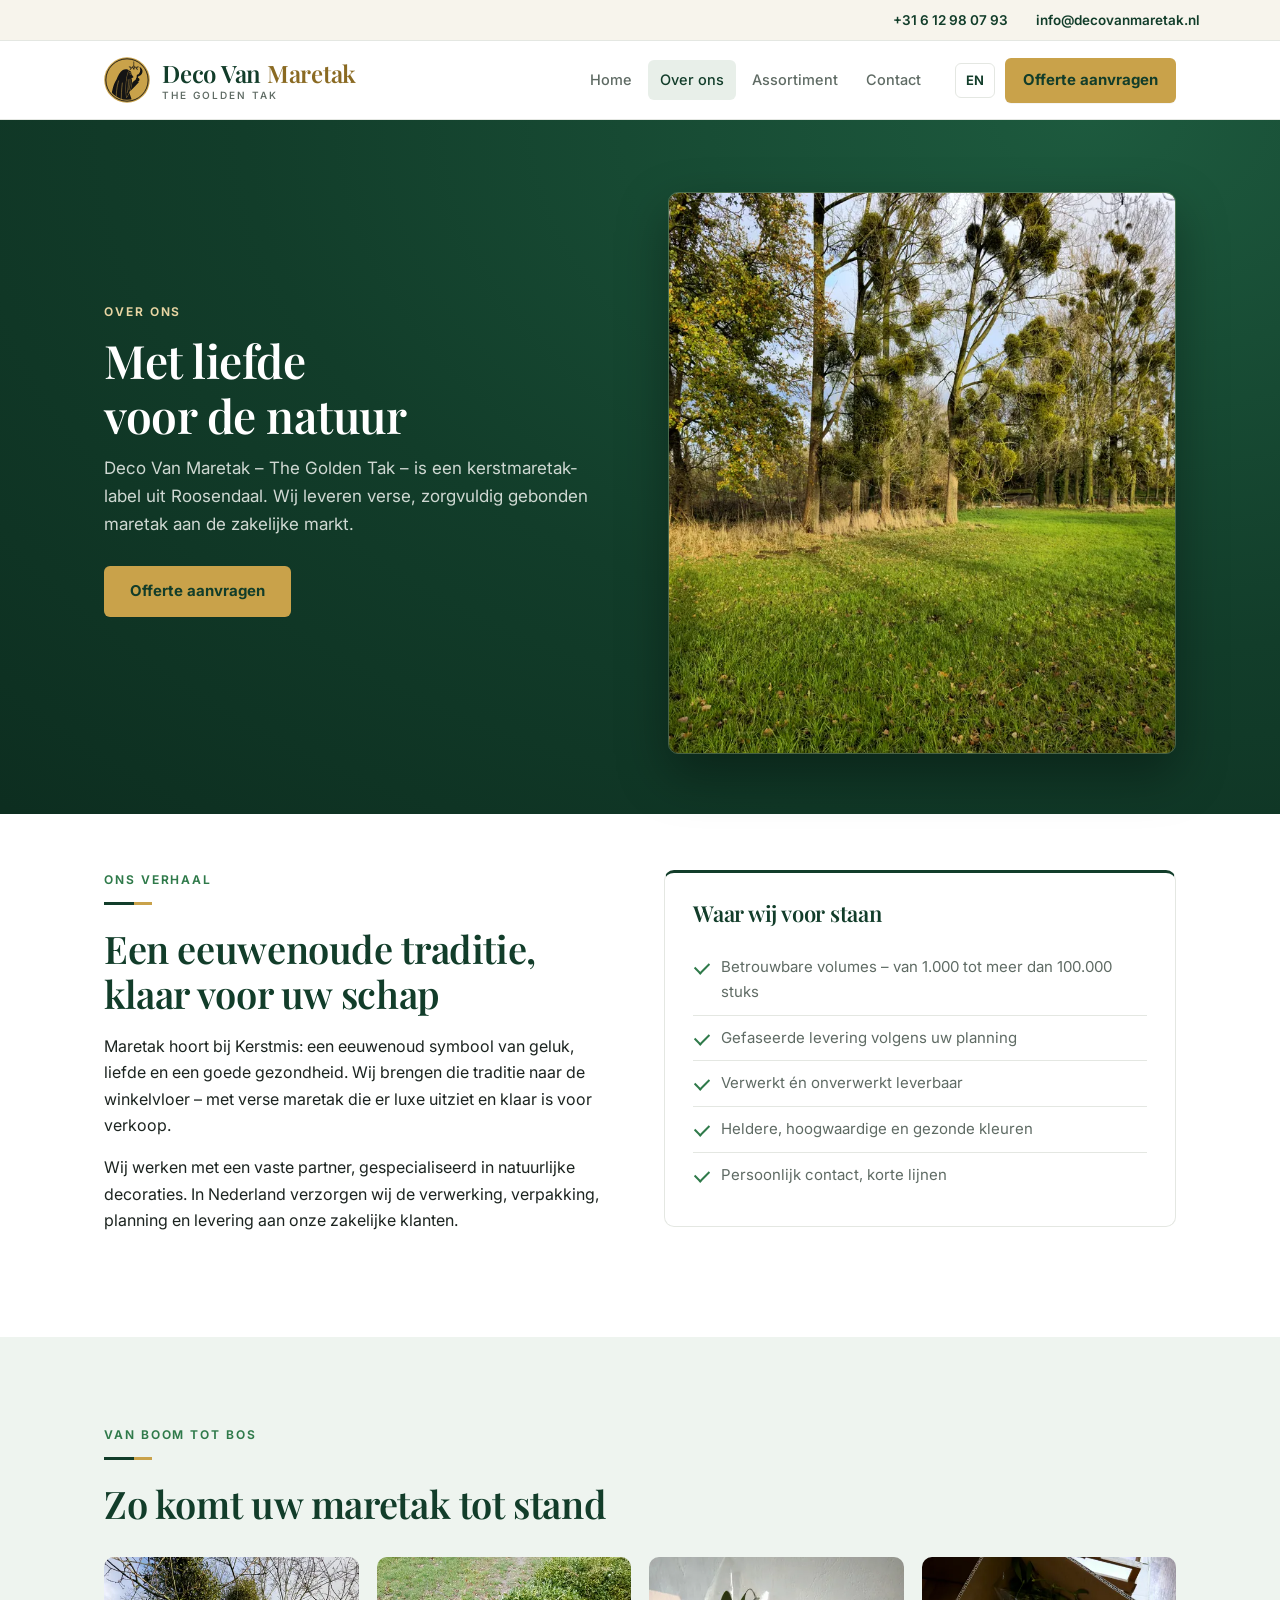
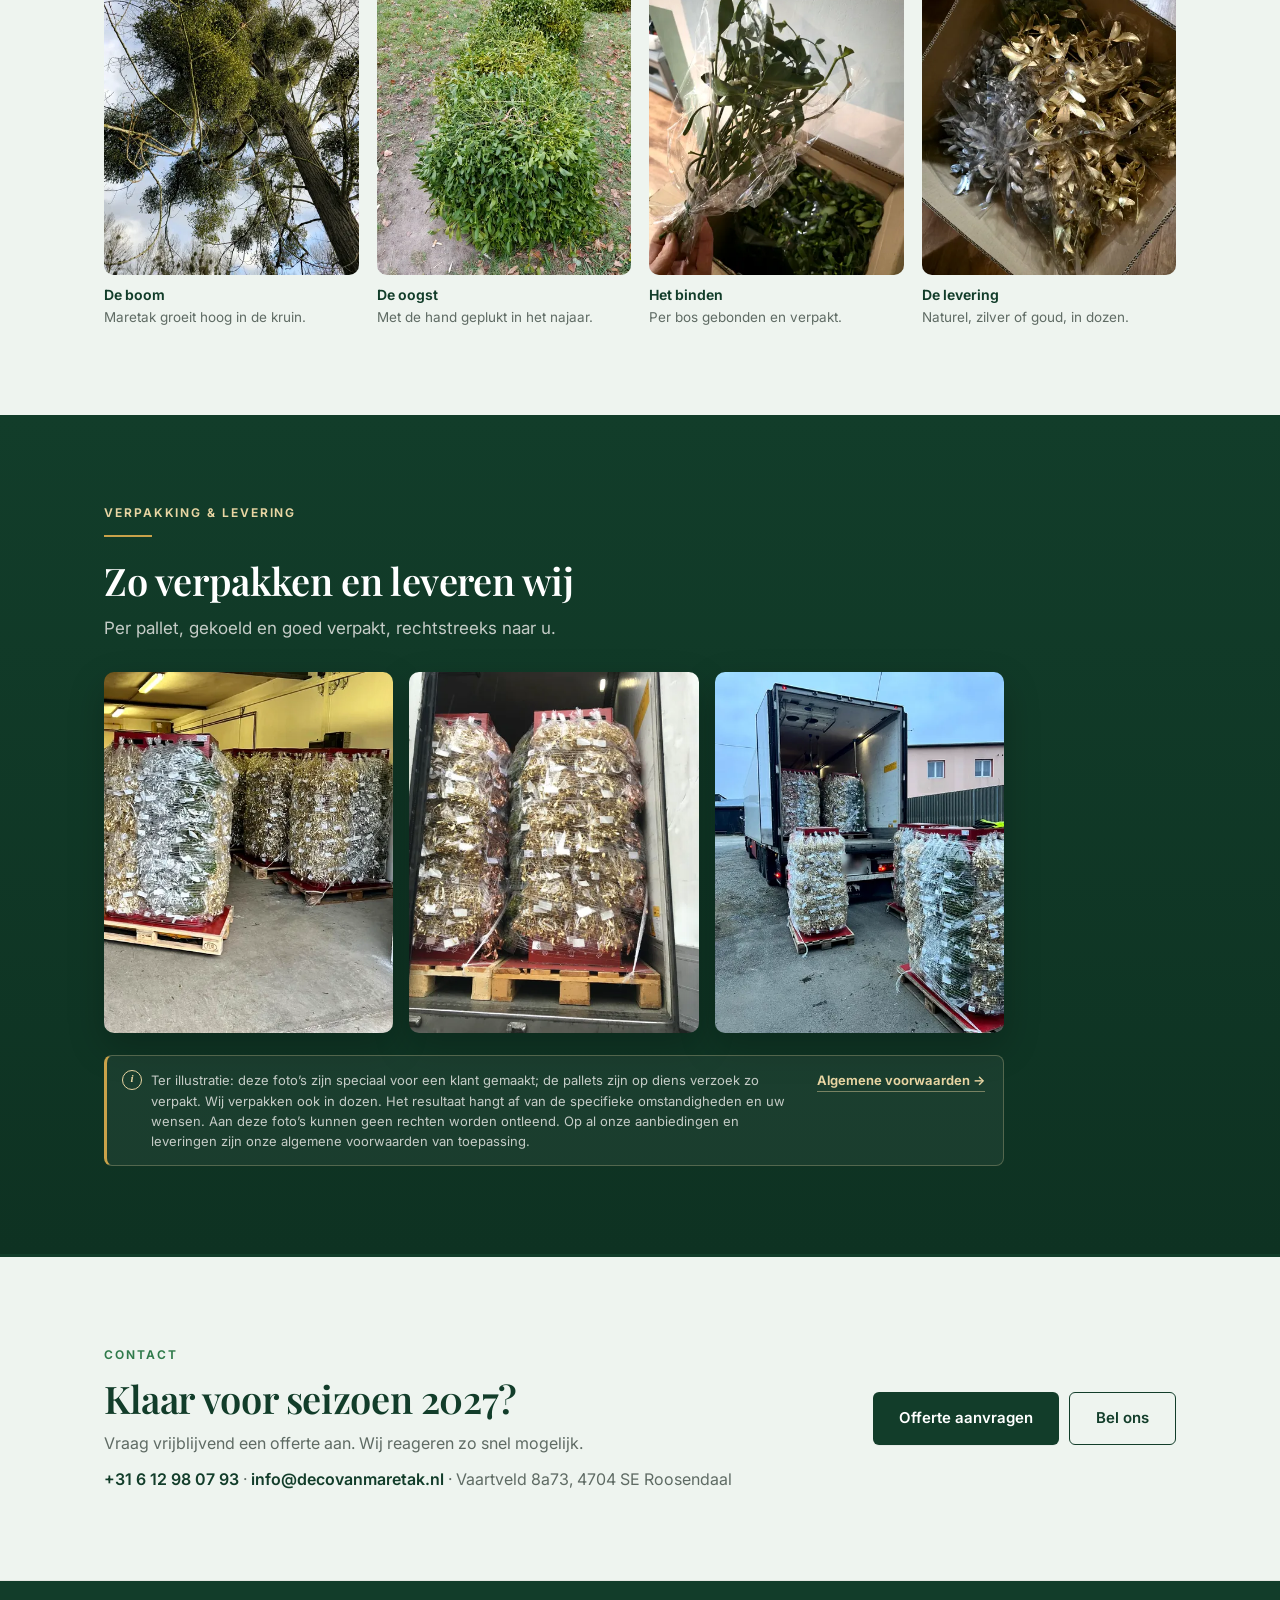
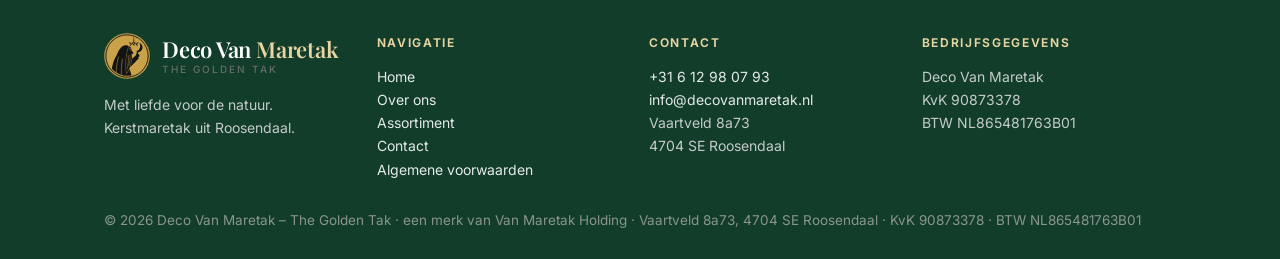
<file: over-ons.html>
<!doctype html><html lang="nl"><head><meta charset="utf-8"><meta name="viewport" content="width=device-width,initial-scale=1">
<title>Over ons | Deco Van Maretak – The Golden Tak</title><meta name="description" content="Deco Van Maretak – The Golden Tak – levert natuurlijk gebonden kerstmaretak – naturel, zilver en goud – aan retail en groothandel in de Benelux.">
<meta property="og:type" content="website"><meta property="og:site_name" content="Deco Van Maretak – The Golden Tak"><meta property="og:title" content="Over ons | Deco Van Maretak – The Golden Tak"><meta property="og:description" content="Deco Van Maretak – The Golden Tak – levert natuurlijk gebonden kerstmaretak – naturel, zilver en goud – aan retail en groothandel in de Benelux."><meta property="og:locale" content="nl_NL"><meta property="og:locale:alternate" content="en_GB"><meta name="twitter:card" content="summary">
<link rel="preload" href="fonts/playfair-display-var.woff2" as="font" type="font/woff2" crossorigin><link rel="preload" href="fonts/inter-var.woff2" as="font" type="font/woff2" crossorigin>
<link rel="icon" href="brand/favicon.svg" type="image/svg+xml"><link rel="icon" href="brand/favicon.ico" sizes="48x48"><link rel="apple-touch-icon" href="brand/apple-touch-icon.png"><meta name="theme-color" content="#123d2a">
<link rel="stylesheet" href="style.css"><script src="app.js" defer></script></head><body class="pg-inner">
<div class="topbar"><div class="wrap"><a href="tel:+31612980793">+31 6 12 98 07 93</a><a href="mailto:info@decovanmaretak.nl">info@decovanmaretak.nl</a></div></div>
<header><div class="wrap"><a class="logo" href="index.html"><img class="emblem" src="brand/druid-emblem.svg" width="46" height="46" alt=""><span class="lt">Deco Van <span>Maretak</span><small>The Golden Tak</small></span></a>
<nav><a href="index.html" class=""><span class="nl">Home</span><span class="en">Home</span></a><a href="over-ons.html" class="active"><span class="nl">Over ons</span><span class="en">About us</span></a><a href="assortiment.html" class=""><span class="nl">Assortiment</span><span class="en">Range</span></a><a href="contact.html" class=""><span class="nl">Contact</span><span class="en">Contact</span></a></nav><div class="hdr-act"><button class="lang" type="button" aria-label="Taal / language">EN</button><a class="btn" href="contact.html"><span class="nl">Offerte aanvragen</span><span class="en">Request a quote</span></a></div></div></header>
<main><section class="page-hero split"><div class="wrap grid2"><div class="ph-text"><div class="eyebrow"><span class="nl">Over ons</span><span class="en">About us</span></div><h1><span class="nl">Met liefde voor de natuur</span><span class="en">With love for nature</span></h1>
<p><span class="nl">Deco Van Maretak – The Golden Tak – is een kerstmaretak-label uit Roosendaal. Wij leveren verse, zorgvuldig gebonden maretak aan de zakelijke markt.</span><span class="en">Deco Van Maretak – The Golden Tak – is a Christmas mistletoe label from Roosendaal. We supply fresh, carefully bound mistletoe to the trade.</span></p>
<p><a class="btn dark" href="contact.html"><span class="nl">Offerte aanvragen</span><span class="en">Request a quote</span></a></p></div>
<figure class="ph-fig"><picture><source type="image/webp" srcset="img/hero-boom-m-700.webp 700w, img/hero-boom-m-1000.webp 1000w" sizes="(max-width:980px) 100vw, 520px"><img src="img/hero-boom-m-1000.jpg" srcset="img/hero-boom-m-700.jpg 700w, img/hero-boom-m-1000.jpg 1000w" sizes="(max-width:980px) 100vw, 520px" width="1000" height="1253" alt="Rij bomen vol maretak boven een groen weiland" fetchpriority="high" decoding="async"></picture></figure></div></section>
<section class="white" style="padding-top:clamp(40px,6vw,72px)"><div class="wrap grid2"><div><div class="eyebrow"><span class="nl">Ons verhaal</span><span class="en">Our story</span></div><hr class="rule"><h2><span class="nl">Een eeuwenoude traditie, klaar voor uw schap</span><span class="en">A centuries-old tradition, ready for your shelf</span></h2>
<p><span class="nl">Maretak hoort bij Kerstmis: een eeuwenoud symbool van geluk, liefde en een goede gezondheid. Wij brengen die traditie naar de winkelvloer – met verse maretak die er luxe uitziet en klaar is voor verkoop.</span><span class="en">Mistletoe belongs to Christmas: a centuries-old symbol of luck, love and good health. We bring that tradition to the shop floor – with fresh mistletoe that looks luxurious and is ready for sale.</span></p>
<p><span class="nl">Wij werken met een vaste partner, gespecialiseerd in natuurlijke decoraties. In Nederland verzorgen wij de verwerking, verpakking, planning en levering aan onze zakelijke klanten.</span><span class="en">We work with a regular partner specialised in natural decorations. In the Netherlands we handle processing, packaging, planning and delivery to our business customers.</span></p></div>
<div class="card pad"><h3><span class="nl">Waar wij voor staan</span><span class="en">What we stand for</span></h3><ul class="checks">
<li><span class="nl">Betrouwbare volumes – van 1.000 tot meer dan 100.000 stuks</span><span class="en">Reliable volumes – from 1,000 to over 100,000 pieces</span></li>
<li><span class="nl">Gefaseerde levering volgens uw planning</span><span class="en">Phased delivery to your schedule</span></li>
<li><span class="nl">Verwerkt én onverwerkt leverbaar</span><span class="en">Available processed and unprocessed</span></li>
<li><span class="nl">Heldere, hoogwaardige en gezonde kleuren</span><span class="en">Bright, high-quality, healthy dyes</span></li>
<li><span class="nl">Persoonlijk contact, korte lijnen</span><span class="en">Personal contact, short lines</span></li></ul></div></div></section>
<section class="cream"><div class="wrap"><div class="eyebrow"><span class="nl">Van boom tot bos</span><span class="en">From tree to bunch</span></div><hr class="rule"><h2><span class="nl">Zo komt uw maretak tot stand</span><span class="en">How your mistletoe is made</span></h2><div style="height:20px"></div><div class="grid4 story"><figure><picture><source type="image/webp" srcset="img/thumb/boom-maretak.webp 450w, img/boom-maretak.webp 1200w" sizes="(max-width:720px) 50vw, 260px"><img src="img/thumb/boom-maretak.jpg" srcset="img/thumb/boom-maretak.jpg 450w, img/boom-maretak.jpg 1200w" sizes="(max-width:720px) 50vw, 260px" width="1200" height="1600" alt="Boom vol maretak" class="" loading="eager" decoding="async"></picture><figcaption><span class="nl"><b>De boom</b>Maretak groeit hoog in de kruin.</span><span class="en"><b>The tree</b>Mistletoe grows high in the crown.</span></figcaption></figure><figure><picture><source type="image/webp" srcset="img/thumb/oogst-veld.webp 450w, img/oogst-veld.webp 1200w" sizes="(max-width:720px) 50vw, 260px"><img src="img/thumb/oogst-veld.jpg" srcset="img/thumb/oogst-veld.jpg 450w, img/oogst-veld.jpg 1200w" sizes="(max-width:720px) 50vw, 260px" width="1200" height="1600" alt="Vers geoogste maretak op het veld" class="" loading="eager" decoding="async"></picture><figcaption><span class="nl"><b>De oogst</b>Met de hand geplukt in het najaar.</span><span class="en"><b>The harvest</b>Picked by hand in autumn.</span></figcaption></figure><figure><picture><source type="image/webp" srcset="img/thumb/binden-bos.webp 469w, img/binden-bos.webp 1250w" sizes="(max-width:720px) 50vw, 260px"><img src="img/thumb/binden-bos.jpg" srcset="img/thumb/binden-bos.jpg 469w, img/binden-bos.jpg 1250w" sizes="(max-width:720px) 50vw, 260px" width="1250" height="1600" alt="Natuurlijk gebonden bos in folie" class="" loading="eager" decoding="async"></picture><figcaption><span class="nl"><b>Het binden</b>Per bos gebonden en verpakt.</span><span class="en"><b>Binding</b>Bound and wrapped per bunch.</span></figcaption></figure><figure><picture><source type="image/webp" srcset="img/thumb/klaar-goud-zilver.webp 489w, img/klaar-goud-zilver.webp 1304w" sizes="(max-width:720px) 50vw, 260px"><img src="img/thumb/klaar-goud-zilver.jpg" srcset="img/thumb/klaar-goud-zilver.jpg 489w, img/klaar-goud-zilver.jpg 1304w" sizes="(max-width:720px) 50vw, 260px" width="1304" height="1600" alt="Doos met gouden en zilveren bossen" class="" loading="eager" decoding="async"></picture><figcaption><span class="nl"><b>De levering</b>Naturel, zilver of goud, in dozen.</span><span class="en"><b>Delivery</b>Natural, silver or gold, boxed.</span></figcaption></figure></div></div></section>
<section class="pallets pal-bottom"><div class="wrap"><div class="eyebrow"><span class="nl">Verpakking & levering</span><span class="en">Packing & delivery</span></div><hr class="rule"><h2><span class="nl">Zo verpakken en leveren wij</span><span class="en">How we pack and deliver</span></h2>
<p class="sec-intro"><span class="nl">Per pallet, gekoeld en goed verpakt, rechtstreeks naar u.</span><span class="en">By the pallet, refrigerated and well packed, straight to you.</span></p>
<div class="pal-strip"><figure class=""><picture><source type="image/webp" srcset="img/thumb/palet-magazijn.webp 480w, img/palet-magazijn.webp 880w" sizes="(max-width:720px) 80vw, 360px"><img src="img/palet-magazijn.jpg" srcset="img/thumb/palet-magazijn.jpg 480w, img/palet-magazijn.jpg 880w" sizes="(max-width:720px) 80vw, 360px" width="880" height="1100" alt="Pallets met gouden en zilveren maretakbossen in ons magazijn" loading="eager" decoding="async"></picture></figure><figure class=""><picture><source type="image/webp" srcset="img/thumb/palet-trailer.webp 480w, img/palet-trailer.webp 880w" sizes="(max-width:720px) 80vw, 360px"><img src="img/palet-trailer.jpg" srcset="img/thumb/palet-trailer.jpg 480w, img/palet-trailer.jpg 880w" sizes="(max-width:720px) 80vw, 360px" width="880" height="1100" alt="Twee volle pallets maretak in een koelwagen" loading="eager" decoding="async"></picture></figure><figure class=""><picture><source type="image/webp" srcset="img/thumb/palet-laden.webp 480w, img/palet-laden.webp 880w" sizes="(max-width:720px) 80vw, 360px"><img src="img/palet-laden.jpg" srcset="img/thumb/palet-laden.jpg 480w, img/palet-laden.jpg 880w" sizes="(max-width:720px) 80vw, 360px" width="880" height="1100" alt="Pallets maretak worden buiten in de vrachtwagen geladen" loading="eager" decoding="async"></picture></figure></div><div class="pal-legal"><p><span class="nl">Ter illustratie: deze foto’s zijn speciaal voor een klant gemaakt; de pallets zijn op diens verzoek zo verpakt. Wij verpakken ook in dozen. Het resultaat hangt af van de specifieke omstandigheden en uw wensen. Aan deze foto’s kunnen geen rechten worden ontleend. Op al onze aanbiedingen en leveringen zijn onze algemene voorwaarden van toepassing.</span><span class="en">For illustration only: these photos were taken specially for a customer; the pallets were packed this way at their request. We also pack in boxes. The result depends on the specific circumstances and your wishes. No rights can be derived from these photos. Our general terms and conditions apply to all our offers and deliveries.</span></p>
<a href="voorwaarden.html"><span class="nl">Algemene voorwaarden</span><span class="en">General terms and conditions</span> →</a></div></div></section>
<section class="band"><div class="wrap inner"><div><div class="eyebrow">Contact</div><h2><span class="nl">Klaar voor seizoen 2027?</span><span class="en">Ready for the 2027 season?</span></h2>
<p><span class="nl">Vraag vrijblijvend een offerte aan. Wij reageren zo snel mogelijk.</span><span class="en">Request a no-obligation quote. We will get back to you as soon as possible.</span></p>
<p style="margin-top:10px"><a href="tel:+31612980793">+31 6 12 98 07 93</a> · <a href="mailto:info@decovanmaretak.nl">info@decovanmaretak.nl</a> · Vaartveld 8a73, 4704 SE Roosendaal</p></div>
<div class="acts"><a class="btn dark" href="contact.html"><span class="nl">Offerte aanvragen</span><span class="en">Request a quote</span></a><a class="btn ghost-ink" href="tel:+31612980793"><span class="nl">Bel ons</span><span class="en">Call us</span></a></div></div></section></main>
<footer><div class="wrap"><div class="grid4">
<div><div class="logo"><img class="emblem" src="brand/druid-emblem.svg" width="44" height="44" alt=""><span class="lt">Deco Van <span>Maretak</span><small>The Golden Tak</small></span></div><p><span class="nl">Met liefde voor de natuur.<br>Kerstmaretak uit Roosendaal.</span><span class="en">With love for nature.<br>Christmas mistletoe from Roosendaal.</span></p></div>
<div><h4><span class="nl">Navigatie</span><span class="en">Navigation</span></h4><a href="index.html"><span class="nl">Home</span><span class="en">Home</span></a><br><a href="over-ons.html"><span class="nl">Over ons</span><span class="en">About us</span></a><br><a href="assortiment.html"><span class="nl">Assortiment</span><span class="en">Range</span></a><br><a href="contact.html"><span class="nl">Contact</span><span class="en">Contact</span></a><br><a href="voorwaarden.html"><span class="nl">Algemene voorwaarden</span><span class="en">Terms and conditions</span></a></div>
<div><h4>Contact</h4><a href="tel:+31612980793">+31 6 12 98 07 93</a><br><a href="mailto:info@decovanmaretak.nl">info@decovanmaretak.nl</a><br>Vaartveld 8a73<br>4704 SE Roosendaal</div>
<div><h4><span class="nl">Bedrijfsgegevens</span><span class="en">Company details</span></h4>Deco Van Maretak<br><span class="nl">KvK</span><span class="en">CoC</span> 90873378<br><span class="nl">BTW</span><span class="en">VAT</span> NL865481763B01</div>
</div><p class="note">© 2026 Deco Van Maretak – The Golden Tak · <span class="nl">een merk van</span><span class="en">a brand of</span> Van Maretak Holding · Vaartveld 8a73, 4704 SE Roosendaal · <span class="nl">KvK</span><span class="en">CoC</span> 90873378 · <span class="nl">BTW</span><span class="en">VAT</span> NL865481763B01</p></div></footer>
</body></html>
</file>
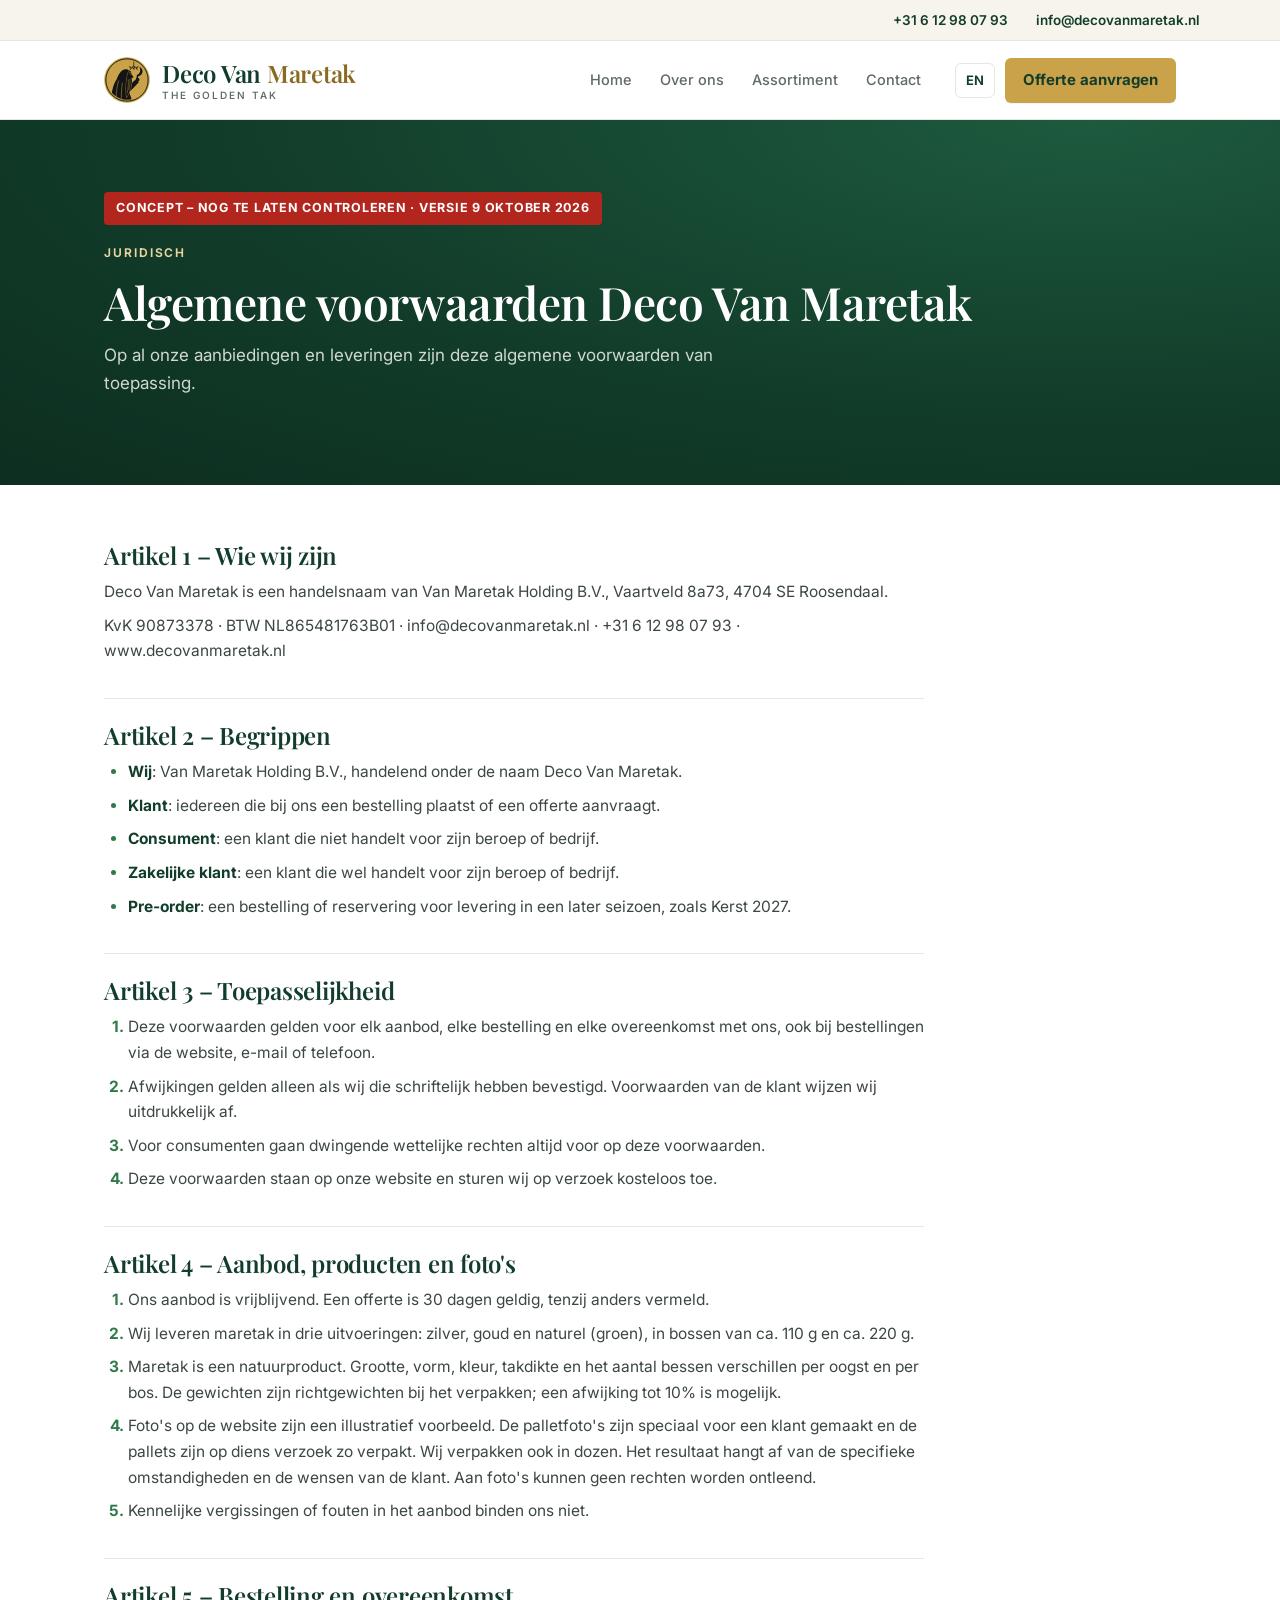
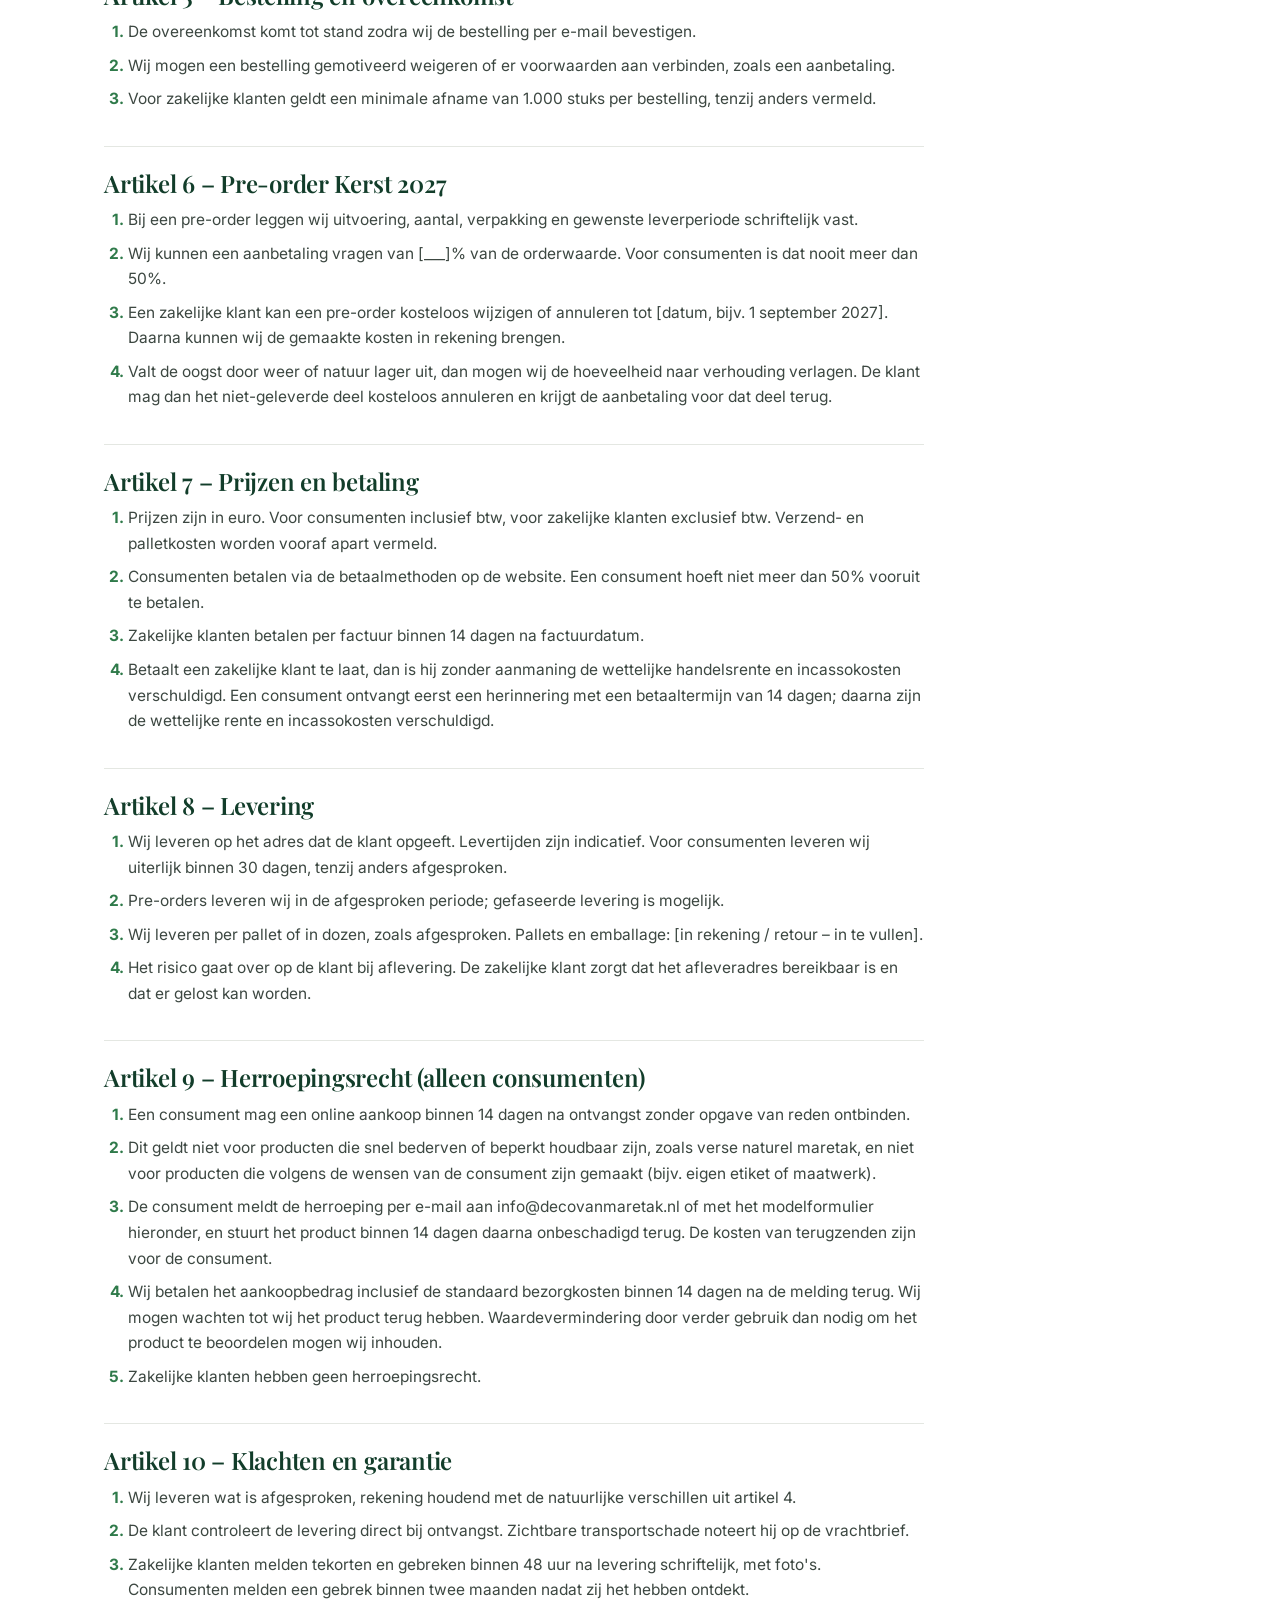
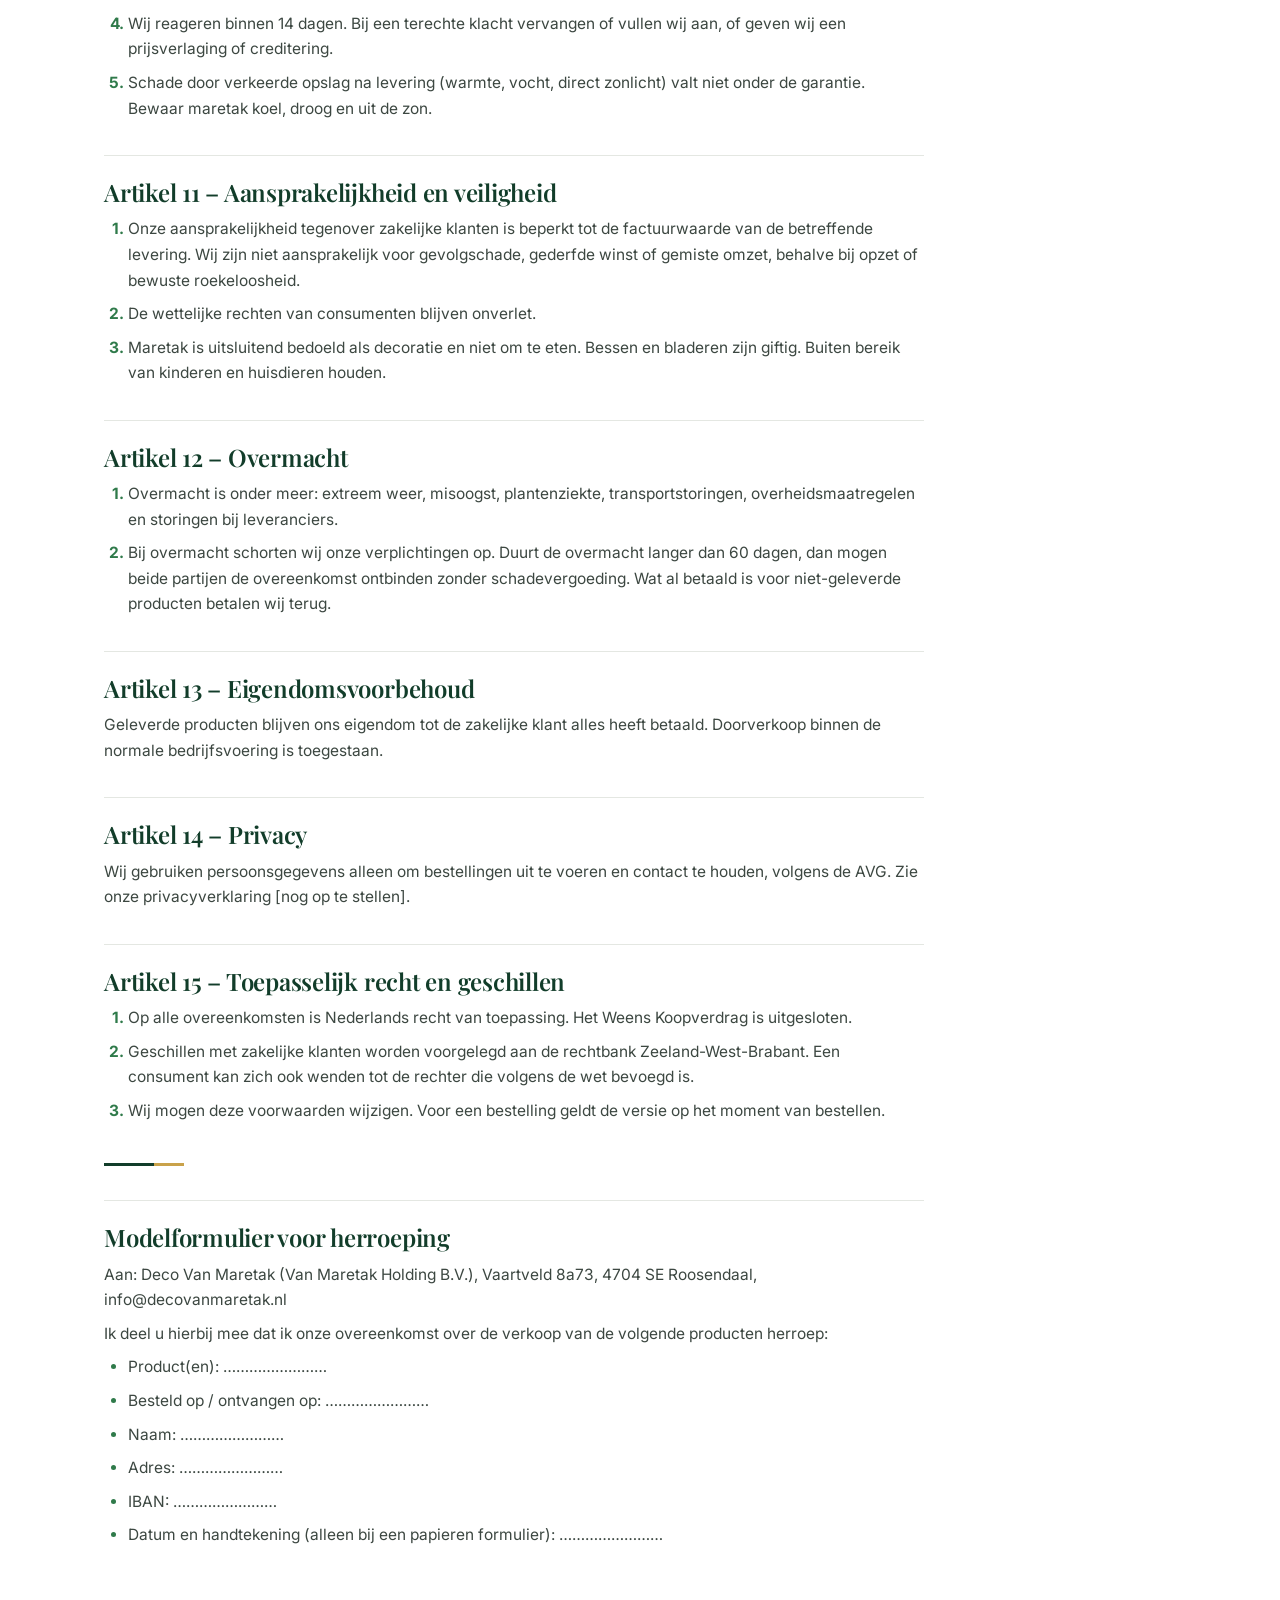
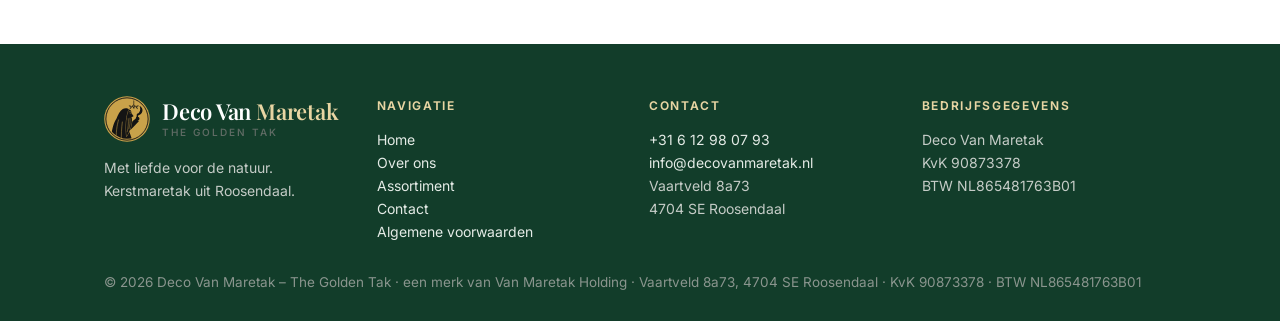
<file: voorwaarden.html>
<!doctype html><html lang="nl"><head><meta charset="utf-8"><meta name="viewport" content="width=device-width,initial-scale=1">
<title>Algemene voorwaarden | Deco Van Maretak – The Golden Tak</title><meta name="description" content="Deco Van Maretak – The Golden Tak – levert natuurlijk gebonden kerstmaretak – naturel, zilver en goud – aan retail en groothandel in de Benelux.">
<meta property="og:type" content="website"><meta property="og:site_name" content="Deco Van Maretak – The Golden Tak"><meta property="og:title" content="Algemene voorwaarden | Deco Van Maretak – The Golden Tak"><meta property="og:description" content="Deco Van Maretak – The Golden Tak – levert natuurlijk gebonden kerstmaretak – naturel, zilver en goud – aan retail en groothandel in de Benelux."><meta property="og:locale" content="nl_NL"><meta property="og:locale:alternate" content="en_GB"><meta name="twitter:card" content="summary">
<link rel="preload" href="fonts/playfair-display-var.woff2" as="font" type="font/woff2" crossorigin><link rel="preload" href="fonts/inter-var.woff2" as="font" type="font/woff2" crossorigin>
<link rel="icon" href="brand/favicon.svg" type="image/svg+xml"><link rel="icon" href="brand/favicon.ico" sizes="48x48"><link rel="apple-touch-icon" href="brand/apple-touch-icon.png"><meta name="theme-color" content="#123d2a">
<link rel="stylesheet" href="style.css"><script src="app.js" defer></script></head><body class="pg-inner">
<div class="topbar"><div class="wrap"><a href="tel:+31612980793">+31 6 12 98 07 93</a><a href="mailto:info@decovanmaretak.nl">info@decovanmaretak.nl</a></div></div>
<header><div class="wrap"><a class="logo" href="index.html"><img class="emblem" src="brand/druid-emblem.svg" width="46" height="46" alt=""><span class="lt">Deco Van <span>Maretak</span><small>The Golden Tak</small></span></a>
<nav><a href="index.html" class=""><span class="nl">Home</span><span class="en">Home</span></a><a href="over-ons.html" class=""><span class="nl">Over ons</span><span class="en">About us</span></a><a href="assortiment.html" class=""><span class="nl">Assortiment</span><span class="en">Range</span></a><a href="contact.html" class=""><span class="nl">Contact</span><span class="en">Contact</span></a></nav><div class="hdr-act"><button class="lang" type="button" aria-label="Taal / language">EN</button><a class="btn" href="contact.html"><span class="nl">Offerte aanvragen</span><span class="en">Request a quote</span></a></div></div></header>
<main><section class="page-hero"><div class="wrap"><div class="concept">CONCEPT – nog te laten controleren · versie 9 oktober 2026</div><div class="eyebrow"><span class="nl">Juridisch</span><span class="en">Legal</span></div><h1>Algemene voorwaarden Deco Van Maretak</h1>
<p><span class="nl">Op al onze aanbiedingen en leveringen zijn deze algemene voorwaarden van toepassing.</span><span class="en">These general terms and conditions apply to all our offers and deliveries.</span></p></div></section>
<section class="white" style="padding-top:clamp(32px,5vw,56px)"><div class="wrap"><p class="en terms-en">English version follows. The Dutch text below is currently the only version.</p><div class="terms-doc"><h2>Artikel 1 – Wie wij zijn</h2>
<p>Deco Van Maretak is een handelsnaam van Van Maretak Holding B.V., Vaartveld 8a73, 4704 SE Roosendaal.</p>
<p>KvK 90873378 · BTW NL865481763B01 · info@decovanmaretak.nl · +31 6 12 98 07 93 · www.decovanmaretak.nl</p>
<h2>Artikel 2 – Begrippen</h2>
<ul>
<li><b>Wij</b>: Van Maretak Holding B.V., handelend onder de naam Deco Van Maretak.</li>
<li><b>Klant</b>: iedereen die bij ons een bestelling plaatst of een offerte aanvraagt.</li>
<li><b>Consument</b>: een klant die niet handelt voor zijn beroep of bedrijf.</li>
<li><b>Zakelijke klant</b>: een klant die wel handelt voor zijn beroep of bedrijf.</li>
<li><b>Pre-order</b>: een bestelling of reservering voor levering in een later seizoen, zoals Kerst 2027.</li>
</ul>
<h2>Artikel 3 – Toepasselijkheid</h2>
<ol>
<li value="1">Deze voorwaarden gelden voor elk aanbod, elke bestelling en elke overeenkomst met ons, ook bij bestellingen via de website, e-mail of telefoon.</li>
<li value="2">Afwijkingen gelden alleen als wij die schriftelijk hebben bevestigd. Voorwaarden van de klant wijzen wij uitdrukkelijk af.</li>
<li value="3">Voor consumenten gaan dwingende wettelijke rechten altijd voor op deze voorwaarden.</li>
<li value="4">Deze voorwaarden staan op onze website en sturen wij op verzoek kosteloos toe.</li>
</ol>
<h2>Artikel 4 – Aanbod, producten en foto's</h2>
<ol>
<li value="1">Ons aanbod is vrijblijvend. Een offerte is 30 dagen geldig, tenzij anders vermeld.</li>
<li value="2">Wij leveren maretak in drie uitvoeringen: zilver, goud en naturel (groen), in bossen van ca. 110 g en ca. 220 g.</li>
<li value="3">Maretak is een natuurproduct. Grootte, vorm, kleur, takdikte en het aantal bessen verschillen per oogst en per bos. De gewichten zijn richtgewichten bij het verpakken; een afwijking tot 10% is mogelijk.</li>
<li value="4">Foto's op de website zijn een illustratief voorbeeld. De palletfoto's zijn speciaal voor een klant gemaakt en de pallets zijn op diens verzoek zo verpakt. Wij verpakken ook in dozen. Het resultaat hangt af van de specifieke omstandigheden en de wensen van de klant. Aan foto's kunnen geen rechten worden ontleend.</li>
<li value="5">Kennelijke vergissingen of fouten in het aanbod binden ons niet.</li>
</ol>
<h2>Artikel 5 – Bestelling en overeenkomst</h2>
<ol>
<li value="1">De overeenkomst komt tot stand zodra wij de bestelling per e-mail bevestigen.</li>
<li value="2">Wij mogen een bestelling gemotiveerd weigeren of er voorwaarden aan verbinden, zoals een aanbetaling.</li>
<li value="3">Voor zakelijke klanten geldt een minimale afname van 1.000 stuks per bestelling, tenzij anders vermeld.</li>
</ol>
<h2>Artikel 6 – Pre-order Kerst 2027</h2>
<ol>
<li value="1">Bij een pre-order leggen wij uitvoering, aantal, verpakking en gewenste leverperiode schriftelijk vast.</li>
<li value="2">Wij kunnen een aanbetaling vragen van [___]% van de orderwaarde. Voor consumenten is dat nooit meer dan 50%.</li>
<li value="3">Een zakelijke klant kan een pre-order kosteloos wijzigen of annuleren tot [datum, bijv. 1 september 2027]. Daarna kunnen wij de gemaakte kosten in rekening brengen.</li>
<li value="4">Valt de oogst door weer of natuur lager uit, dan mogen wij de hoeveelheid naar verhouding verlagen. De klant mag dan het niet-geleverde deel kosteloos annuleren en krijgt de aanbetaling voor dat deel terug.</li>
</ol>
<h2>Artikel 7 – Prijzen en betaling</h2>
<ol>
<li value="1">Prijzen zijn in euro. Voor consumenten inclusief btw, voor zakelijke klanten exclusief btw. Verzend- en palletkosten worden vooraf apart vermeld.</li>
<li value="2">Consumenten betalen via de betaalmethoden op de website. Een consument hoeft niet meer dan 50% vooruit te betalen.</li>
<li value="3">Zakelijke klanten betalen per factuur binnen 14 dagen na factuurdatum.</li>
<li value="4">Betaalt een zakelijke klant te laat, dan is hij zonder aanmaning de wettelijke handelsrente en incassokosten verschuldigd. Een consument ontvangt eerst een herinnering met een betaaltermijn van 14 dagen; daarna zijn de wettelijke rente en incassokosten verschuldigd.</li>
</ol>
<h2>Artikel 8 – Levering</h2>
<ol>
<li value="1">Wij leveren op het adres dat de klant opgeeft. Levertijden zijn indicatief. Voor consumenten leveren wij uiterlijk binnen 30 dagen, tenzij anders afgesproken.</li>
<li value="2">Pre-orders leveren wij in de afgesproken periode; gefaseerde levering is mogelijk.</li>
<li value="3">Wij leveren per pallet of in dozen, zoals afgesproken. Pallets en emballage: [in rekening / retour – in te vullen].</li>
<li value="4">Het risico gaat over op de klant bij aflevering. De zakelijke klant zorgt dat het afleveradres bereikbaar is en dat er gelost kan worden.</li>
</ol>
<h2>Artikel 9 – Herroepingsrecht (alleen consumenten)</h2>
<ol>
<li value="1">Een consument mag een online aankoop binnen 14 dagen na ontvangst zonder opgave van reden ontbinden.</li>
<li value="2">Dit geldt niet voor producten die snel bederven of beperkt houdbaar zijn, zoals verse naturel maretak, en niet voor producten die volgens de wensen van de consument zijn gemaakt (bijv. eigen etiket of maatwerk).</li>
<li value="3">De consument meldt de herroeping per e-mail aan info@decovanmaretak.nl of met het modelformulier hieronder, en stuurt het product binnen 14 dagen daarna onbeschadigd terug. De kosten van terugzenden zijn voor de consument.</li>
<li value="4">Wij betalen het aankoopbedrag inclusief de standaard bezorgkosten binnen 14 dagen na de melding terug. Wij mogen wachten tot wij het product terug hebben. Waardevermindering door verder gebruik dan nodig om het product te beoordelen mogen wij inhouden.</li>
<li value="5">Zakelijke klanten hebben geen herroepingsrecht.</li>
</ol>
<h2>Artikel 10 – Klachten en garantie</h2>
<ol>
<li value="1">Wij leveren wat is afgesproken, rekening houdend met de natuurlijke verschillen uit artikel 4.</li>
<li value="2">De klant controleert de levering direct bij ontvangst. Zichtbare transportschade noteert hij op de vrachtbrief.</li>
<li value="3">Zakelijke klanten melden tekorten en gebreken binnen 48 uur na levering schriftelijk, met foto's. Consumenten melden een gebrek binnen twee maanden nadat zij het hebben ontdekt.</li>
<li value="4">Wij reageren binnen 14 dagen. Bij een terechte klacht vervangen of vullen wij aan, of geven wij een prijsverlaging of creditering.</li>
<li value="5">Schade door verkeerde opslag na levering (warmte, vocht, direct zonlicht) valt niet onder de garantie. Bewaar maretak koel, droog en uit de zon.</li>
</ol>
<h2>Artikel 11 – Aansprakelijkheid en veiligheid</h2>
<ol>
<li value="1">Onze aansprakelijkheid tegenover zakelijke klanten is beperkt tot de factuurwaarde van de betreffende levering. Wij zijn niet aansprakelijk voor gevolgschade, gederfde winst of gemiste omzet, behalve bij opzet of bewuste roekeloosheid.</li>
<li value="2">De wettelijke rechten van consumenten blijven onverlet.</li>
<li value="3">Maretak is uitsluitend bedoeld als decoratie en niet om te eten. Bessen en bladeren zijn giftig. Buiten bereik van kinderen en huisdieren houden.</li>
</ol>
<h2>Artikel 12 – Overmacht</h2>
<ol>
<li value="1">Overmacht is onder meer: extreem weer, misoogst, plantenziekte, transportstoringen, overheidsmaatregelen en storingen bij leveranciers.</li>
<li value="2">Bij overmacht schorten wij onze verplichtingen op. Duurt de overmacht langer dan 60 dagen, dan mogen beide partijen de overeenkomst ontbinden zonder schadevergoeding. Wat al betaald is voor niet-geleverde producten betalen wij terug.</li>
</ol>
<h2>Artikel 13 – Eigendomsvoorbehoud</h2>
<p>Geleverde producten blijven ons eigendom tot de zakelijke klant alles heeft betaald. Doorverkoop binnen de normale bedrijfsvoering is toegestaan.</p>
<h2>Artikel 14 – Privacy</h2>
<p>Wij gebruiken persoonsgegevens alleen om bestellingen uit te voeren en contact te houden, volgens de AVG. Zie onze privacyverklaring [nog op te stellen].</p>
<h2>Artikel 15 – Toepasselijk recht en geschillen</h2>
<ol>
<li value="1">Op alle overeenkomsten is Nederlands recht van toepassing. Het Weens Koopverdrag is uitgesloten.</li>
<li value="2">Geschillen met zakelijke klanten worden voorgelegd aan de rechtbank Zeeland-West-Brabant. Een consument kan zich ook wenden tot de rechter die volgens de wet bevoegd is.</li>
<li value="3">Wij mogen deze voorwaarden wijzigen. Voor een bestelling geldt de versie op het moment van bestellen.</li>
</ol>
<hr class="terms-hr">
<h2>Modelformulier voor herroeping</h2>
<p>Aan: Deco Van Maretak (Van Maretak Holding B.V.), Vaartveld 8a73, 4704 SE Roosendaal, info@decovanmaretak.nl</p>
<p>Ik deel u hierbij mee dat ik onze overeenkomst over de verkoop van de volgende producten herroep:</p>
<ul>
<li>Product(en): ……………………</li>
<li>Besteld op / ontvangen op: ……………………</li>
<li>Naam: ……………………</li>
<li>Adres: ……………………</li>
<li>IBAN: ……………………</li>
<li>Datum en handtekening (alleen bij een papieren formulier): ……………………</li>
</ul></div></div></section></main>
<footer><div class="wrap"><div class="grid4">
<div><div class="logo"><img class="emblem" src="brand/druid-emblem.svg" width="44" height="44" alt=""><span class="lt">Deco Van <span>Maretak</span><small>The Golden Tak</small></span></div><p><span class="nl">Met liefde voor de natuur.<br>Kerstmaretak uit Roosendaal.</span><span class="en">With love for nature.<br>Christmas mistletoe from Roosendaal.</span></p></div>
<div><h4><span class="nl">Navigatie</span><span class="en">Navigation</span></h4><a href="index.html"><span class="nl">Home</span><span class="en">Home</span></a><br><a href="over-ons.html"><span class="nl">Over ons</span><span class="en">About us</span></a><br><a href="assortiment.html"><span class="nl">Assortiment</span><span class="en">Range</span></a><br><a href="contact.html"><span class="nl">Contact</span><span class="en">Contact</span></a><br><a href="voorwaarden.html"><span class="nl">Algemene voorwaarden</span><span class="en">Terms and conditions</span></a></div>
<div><h4>Contact</h4><a href="tel:+31612980793">+31 6 12 98 07 93</a><br><a href="mailto:info@decovanmaretak.nl">info@decovanmaretak.nl</a><br>Vaartveld 8a73<br>4704 SE Roosendaal</div>
<div><h4><span class="nl">Bedrijfsgegevens</span><span class="en">Company details</span></h4>Deco Van Maretak<br><span class="nl">KvK</span><span class="en">CoC</span> 90873378<br><span class="nl">BTW</span><span class="en">VAT</span> NL865481763B01</div>
</div><p class="note">© 2026 Deco Van Maretak – The Golden Tak · <span class="nl">een merk van</span><span class="en">a brand of</span> Van Maretak Holding · Vaartveld 8a73, 4704 SE Roosendaal · <span class="nl">KvK</span><span class="en">CoC</span> 90873378 · <span class="nl">BTW</span><span class="en">VAT</span> NL865481763B01</p></div></footer>
</body></html>
</file>
<file: style.css>
@font-face{font-family:"Playfair Display";src:url(fonts/playfair-display-var.woff2) format("woff2-variations"),url(fonts/playfair-display-var.woff2) format("woff2");font-weight:400 900;font-style:normal;font-display:swap}
@font-face{font-family:"Playfair Display";src:url(fonts/playfair-display-italic-var.woff2) format("woff2-variations"),url(fonts/playfair-display-italic-var.woff2) format("woff2");font-weight:400 900;font-style:italic;font-display:swap}
@font-face{font-family:Inter;src:url(fonts/inter-var.woff2) format("woff2-variations"),url(fonts/inter-var.woff2) format("woff2");font-weight:100 900;font-style:normal;font-display:swap}

:root{
  --green:#123d2a; --green-mid:#1a4f37; --green-soft:#e8efe9;
  --gold:#c9a24a; --gold-soft:#e8d5a3; --gold-ink:#8a6a22;
  --cream:#f7f4ec; --cream2:#fbf9f3; --white:#fff;
  --ink:#1c2420; --muted:#5f6b64; --line:#e4e7e2;
  --r:10px; --shadow:0 14px 36px rgba(18,61,42,.10);
  --space: clamp(48px, 7vw, 88px);
}
*{box-sizing:border-box}html{scroll-behavior:smooth}
body{margin:0;font-family:Inter,system-ui,sans-serif;color:var(--ink);background:#fff;line-height:1.65;font-size:16px;-webkit-font-smoothing:antialiased}
h1,h2,h3{text-wrap:balance}
h1,h2,h3,.logo{font-family:"Playfair Display",Georgia,serif;font-weight:600;line-height:1.18;letter-spacing:-.01em}
a{color:inherit}img{max-width:100%;height:auto;display:block}
.wrap{max-width:1120px;margin:auto;padding:0 24px}
.eyebrow{color:var(--gold-ink);text-transform:uppercase;letter-spacing:.16em;font-size:12px;font-weight:650;margin:0 0 12px}

/* top */
.topbar{background:var(--cream);border-bottom:1px solid var(--line);font-size:13.5px}
.topbar .wrap{display:flex;justify-content:flex-end;gap:28px;padding:9px 0;flex-wrap:wrap}
.topbar a{color:var(--green);text-decoration:none;font-weight:600}.topbar a:hover{color:var(--gold-ink)}
header{background:var(--white);border-bottom:1px solid var(--line);position:sticky;top:0;z-index:20}
header .wrap{display:flex;align-items:center;justify-content:space-between;height:78px;gap:16px}
.logo{display:flex;align-items:center;gap:12px;text-decoration:none;color:var(--green);font-size:24px}
.logo .emblem{width:46px;height:46px;flex:none}
.logo .lt>span{color:var(--gold-ink)}
.logo small{display:block;font-family:Inter,system-ui,sans-serif;font-size:10px;letter-spacing:.2em;text-transform:uppercase;color:var(--muted);font-weight:550;margin-top:2px}
nav{display:flex;align-items:center;gap:4px}
nav a{padding:8px 12px;text-decoration:none;font-size:14.5px;font-weight:500;color:var(--muted);border-radius:6px}
nav a:hover,nav a.active{color:var(--green);background:var(--green-soft)}
.lang{margin-left:6px;border:1px solid var(--line);background:var(--white);color:var(--green);border-radius:6px;padding:6px 10px;cursor:pointer;font:inherit;font-size:13px;font-weight:650}
.lang:hover{border-color:var(--gold)}

.btn{display:inline-flex;align-items:center;justify-content:center;gap:8px;background:var(--gold);color:var(--green);padding:13px 26px;border-radius:6px;font-weight:700;text-decoration:none;border:0;cursor:pointer;font-size:15px;font-family:inherit;transition:background .15s,transform .15s,box-shadow .15s;box-shadow:0 1px 0 rgba(0,0,0,.04)}
.btn:hover{background:var(--gold-soft);transform:translateY(-1px)}
.btn.ghost{background:transparent;border:1.5px solid rgba(255,255,255,.55);color:#fff;box-shadow:none}
.btn.ghost:hover{background:rgba(255,255,255,.12);border-color:#fff}
.btn.ghost-ink{background:transparent;border:1.5px solid var(--green);color:var(--green);box-shadow:none}
.btn.ghost-ink:hover{background:var(--green-soft)}
.btn.dark{background:var(--green);color:#fff}.btn.dark:hover{background:var(--green-mid)}
.hdr-act{display:flex;align-items:center;gap:10px}.hdr-act .btn{padding:10px 18px}
header nav{margin-left:auto}

/* hero – full bleed */
.hero{position:relative;min-height:min(78vh,720px);display:flex;align-items:flex-end;color:#fff;overflow:hidden;background:var(--green)}
.hero-media{position:absolute;inset:0}
.hero-media picture,.hero-media img{width:100%;height:100%;object-fit:cover}
.hero-media:after{content:"";position:absolute;inset:0;background:linear-gradient(90deg,rgba(10,30,20,.78) 0%,rgba(10,30,20,.55) 42%,rgba(10,30,20,.18) 75%,rgba(10,30,20,.10) 100%),linear-gradient(0deg,rgba(10,30,20,.45) 0%,rgba(10,30,20,0) 45%)}
.hero .wrap{position:relative;z-index:1;padding:96px 24px 72px;width:100%}
.hero .eyebrow{color:var(--gold-soft)}
.hero h1{font-size:clamp(34px,5.2vw,56px);margin:0 0 16px;max-width:18ch;text-shadow:0 2px 24px rgba(0,0,0,.25)}
.hero .lead{font-size:clamp(16px,1.5vw,19px);max-width:38ch;color:#f0f3f0;margin:0 0 28px;font-weight:450}
.hero .actions{display:flex;flex-wrap:wrap;gap:12px;align-items:center}
.hero .actions .ghost{font-weight:600;font-size:14.5px;padding:12px 18px}

/* sections */
section{padding:var(--space) 0}
section.cream{background:var(--cream)}
section.white{background:var(--white)}
section h2{font-size:clamp(28px,3.4vw,38px);margin:0 0 10px;color:var(--green)}
.sec-intro{max-width:54ch;color:var(--muted);margin:0 0 36px;font-size:17px}
.rule{width:48px;height:2px;background:var(--gold);margin:0 0 22px;border:0}

.grid3{display:grid;grid-template-columns:repeat(3,1fr);gap:22px}
.grid4{display:grid;grid-template-columns:repeat(4,1fr);gap:18px}
.grid2{display:grid;grid-template-columns:1fr 1fr;gap:48px;align-items:start}

.card{background:var(--white);border:1px solid var(--line);border-radius:var(--r);overflow:hidden;display:flex;flex-direction:column}
.card.pad{padding:28px}
.card h3{margin:0;font-size:22px;color:var(--green);display:flex;align-items:center;gap:10px}
.card p{margin:8px 0 0;color:var(--muted);font-size:15px}
.card .body{padding:20px 22px 24px}
.card figure{margin:0}
.card figure img{width:100%;aspect-ratio:1/1;object-fit:cover}
.dot{width:14px;height:14px;border-radius:50%;flex:none;box-shadow:0 0 0 1px rgba(0,0,0,.08)}
.dot.g{background:#2f7a4a}.dot.s{background:linear-gradient(135deg,#e6e9ec,#9aa1a7)}.dot.au{background:linear-gradient(135deg,#f0d78c,#b8892f)}

.note{font-size:13.5px;color:var(--muted);margin:18px 0 0}

/* steps */
.steps{counter-reset:s;list-style:none;padding:0;margin:0;display:grid;gap:20px}
.steps li{counter-increment:s;padding:8px 0 0 58px;min-height:40px;position:relative;color:var(--muted)}
.steps li:before{content:counter(s);position:absolute;left:0;top:0;width:40px;height:40px;border-radius:50%;background:var(--gold);color:var(--green);font-weight:700;font-family:Inter,system-ui,sans-serif;font-size:16px;display:flex;align-items:center;justify-content:center}
.steps b{color:var(--ink);font-weight:650}
.preorder{display:grid;grid-template-columns:1.1fr .9fr;gap:48px;align-items:center}
.preorder figure{margin:0;border-radius:var(--r);overflow:hidden;box-shadow:var(--shadow)}
.preorder figure img{width:100%;aspect-ratio:4/3;object-fit:cover}

/* story strip */
.story figure{margin:0}
.story figure img{width:100%;aspect-ratio:4/5;object-fit:cover;border-radius:var(--r)}
.story figcaption{font-size:13.5px;color:var(--muted);margin-top:10px;line-height:1.45}
.story figcaption b{color:var(--green);font-weight:650;display:block;margin-bottom:2px;font-size:14px}

/* contact band */
.band{background:var(--cream);border-top:1px solid var(--line);border-bottom:1px solid var(--line)}
.band .inner{display:flex;flex-wrap:wrap;align-items:center;justify-content:space-between;gap:24px}
.band h2{margin:0 0 8px}
.band p{margin:0;color:var(--muted)}
.band .acts{display:flex;flex-wrap:wrap;gap:10px}

/* page hero (inner pages) */
.page-hero{padding:clamp(40px,6vw,64px) 0 clamp(28px,4vw,40px);background:var(--white)}
.page-hero h1{font-size:clamp(32px,4vw,46px);color:var(--green);margin:0 0 12px}
.page-hero p{max-width:58ch;color:var(--muted);margin:0 0 28px;font-size:17px}
.page-hero .ph-img{border-radius:var(--r);overflow:hidden;margin-top:8px}
.page-hero .ph-img img{width:100%;aspect-ratio:21/9;object-fit:cover}

/* forms / tables */
form label{display:block;font-size:13.5px;font-weight:650;margin:14px 0 5px;color:var(--green)}
form input,form select,form textarea{width:100%;padding:11px 12px;border:1px solid #cdd3cd;border-radius:6px;font:inherit;background:#fff}
form input:focus,form select:focus,form textarea:focus{outline:2px solid var(--gold-soft);border-color:var(--gold)}
.row{display:grid;grid-template-columns:1fr 1fr;gap:16px}
table{width:100%;border-collapse:collapse;font-size:15px;background:#fff;border-radius:var(--r);overflow:hidden;border:1px solid var(--line)}
th,td{text-align:left;padding:13px 16px;border-bottom:1px solid var(--line)}
th{background:var(--green);color:#fff;font-weight:600}tr:last-child td{border-bottom:0}
.tbl{overflow-x:auto}
details{border-bottom:1px solid var(--line);padding:14px 0}summary{font-weight:650;cursor:pointer;color:var(--green)}

.who{font-size:15px;color:var(--muted);padding:18px 0 0;border-top:1px solid var(--line);margin:32px 0 0}
.who b{color:var(--green);font-weight:650}

footer{background:var(--green);color:#c5ccc7;padding:52px 0 28px;font-size:14px}
footer .grid4 h4{color:var(--gold-soft);margin:0 0 12px;font-family:Inter,system-ui,sans-serif;font-size:12px;letter-spacing:.14em;text-transform:uppercase;font-weight:650}
footer a{color:#e4ebe6;text-decoration:none}footer a:hover{color:var(--gold-soft)}
footer .logo{color:#fff;font-size:22px;margin-bottom:8px}
footer .logo .lt>span{color:var(--gold-soft)}
footer .note{color:#8a958e;margin-top:28px}
.mock{position:fixed;bottom:12px;right:12px;background:#b3261e;color:#fff;font-size:11px;padding:5px 9px;border-radius:4px;z-index:9;opacity:.85;letter-spacing:.02em}

body:not(.en) .en{display:none}body.en .nl{display:none}

@media (max-width:980px){
  .grid3,.preorder,.grid2{grid-template-columns:1fr;gap:28px}
  .grid4{grid-template-columns:1fr 1fr}
  .hero{min-height:min(70vh,620px)}
  .hero .wrap{padding:56px 24px 48px}
}
@media (max-width:720px){
  header .wrap{height:auto;padding:12px 20px 8px;flex-wrap:wrap;gap:10px}
  header nav{order:3;width:100%;margin:0 -8px;overflow-x:auto;white-space:nowrap;-webkit-overflow-scrolling:touch}
  nav a{padding:7px 10px;font-size:14px}
  .hdr-act .btn{display:none}
  .hero{min-height:560px}
  .hero-media:after{background:linear-gradient(180deg,rgba(10,30,20,.30) 0%,rgba(10,30,20,.62) 45%,rgba(10,30,20,.88) 100%)}
  .hero .wrap{padding:120px 20px 40px}
  .card figure img{aspect-ratio:4/3}
  footer .grid4{grid-template-columns:1fr 1fr;gap:28px 20px}footer .grid4>div:first-child{grid-column:1/-1}
  .topbar .wrap{justify-content:center;gap:8px 18px;font-size:12.5px}
  .grid4.story{grid-template-columns:1fr 1fr}
  .row{grid-template-columns:1fr}
  .band .inner{flex-direction:column;align-items:flex-start}
  .page-hero .ph-img img{aspect-ratio:4/3}
}
@media (max-width:480px){
  .logo{font-size:20px}.logo .emblem{width:40px;height:40px}
  .grid4.story{gap:12px}
}
.checks{list-style:none;padding:0;margin:18px 0 0}.checks li{position:relative;padding:10px 0 10px 28px;border-top:1px solid var(--line);color:var(--muted);font-size:15px}
.checks li:first-child{border-top:0}.checks li:before{content:"";position:absolute;left:2px;top:17px;width:12px;height:7px;border-left:2px solid var(--gold);border-bottom:2px solid var(--gold);transform:rotate(-45deg)}
.spec{font-size:13px!important;color:var(--gold-ink)!important;font-weight:600;letter-spacing:.02em;margin-top:12px!important}
.dl{display:grid;grid-template-columns:110px 1fr;gap:10px 16px;margin:0;font-size:15px}.dl dt{color:var(--muted);font-weight:600;font-size:13.5px}.dl dd{margin:0}.dl a{color:var(--green);font-weight:600;text-decoration:none}.dl a:hover{color:var(--gold-ink)}
.band a{color:var(--green);font-weight:600;text-decoration:none}.band a.btn.dark{color:#fff}

/* about split hero */
.page-hero.split .grid2{align-items:center;gap:56px}
.page-hero.split .ph-fig{margin:0;border-radius:var(--r);overflow:hidden;box-shadow:var(--shadow)}
.page-hero.split .ph-fig img{width:100%;aspect-ratio:4/5;max-height:560px;object-fit:cover}
/* FAQ */
summary{list-style:none;display:flex;justify-content:space-between;align-items:center;gap:16px}
summary::-webkit-details-marker{display:none}
summary:after{content:"+";font-weight:400;font-size:22px;line-height:1;color:var(--gold-ink);transition:transform .2s}
details[open] summary:after{transform:rotate(45deg)}
details p,details>span{display:block}
details{color:var(--muted);font-size:15px}
details[open] summary{margin-bottom:6px}
.card{transition:box-shadow .2s,transform .2s}.card:hover{box-shadow:var(--shadow)}
.story figure img{transition:transform .4s}.story figure:hover img{transform:scale(1.015)}
/* pallet strip (home) */
section.pallets{background:var(--green);color:#e4ebe6}
.pallets .eyebrow{color:var(--gold-soft)}
.pallets h2{color:#fff}
.pallets .sec-intro{color:#c5ccc7;margin-bottom:30px}
.pal-strip{display:grid;grid-template-columns:repeat(3,1fr);gap:16px}
.pal-strip figure{margin:0;border-radius:var(--r);overflow:hidden;box-shadow:0 14px 36px rgba(0,0,0,.22);background:#0d2e20}
.pal-strip img{width:100%;height:100%;aspect-ratio:4/5;object-fit:cover}
@media (max-width:720px){
  .pal-strip{grid-template-columns:none;grid-auto-flow:column;grid-auto-columns:78%;overflow-x:auto;scroll-snap-type:x mandatory;-webkit-overflow-scrolling:touch;gap:12px;margin:0 -20px;padding:0 20px 6px;scroll-padding:0 20px}
  .pal-strip figure{scroll-snap-align:start}
}
/* 3-up story strip */
.grid3.story{gap:20px}
@media (max-width:980px){.grid3.story{grid-template-columns:repeat(3,1fr);gap:14px}}
@media (max-width:720px){
  .grid3.story{grid-template-columns:none;grid-auto-flow:column;grid-auto-columns:72%;overflow-x:auto;scroll-snap-type:x mandatory;-webkit-overflow-scrolling:touch;margin:0 -20px;padding:0 20px 6px;scroll-padding:0 20px}
  .grid3.story figure{scroll-snap-align:start}
}
/* pallet hero: keep text readable */
.hero-media img{object-position:center 40%}
/* sfeer gallery (home) */
.sfeer-grid{display:grid;grid-template-columns:2fr 1fr 1fr;grid-template-rows:250px 250px;grid-template-areas:"a b d" "a c d";gap:14px}
.sfeer-grid figure{margin:0;position:relative;border-radius:var(--r);overflow:hidden;background:var(--line)}
.sfeer-grid img{position:absolute;inset:0;width:100%;height:100%;object-fit:cover}
.sfeer-grid .g-a{grid-area:a}.sfeer-grid .g-b{grid-area:b}.sfeer-grid .g-c{grid-area:c}.sfeer-grid .g-d{grid-area:d}
@media (max-width:720px){
  .sfeer-grid{grid-template-columns:1fr 1fr;grid-template-rows:none;grid-template-areas:"a a" "b d" "c d";gap:10px}
  .sfeer-grid .g-a,.sfeer-grid .g-b,.sfeer-grid .g-c{aspect-ratio:1/1}
}
/* decorations block (assortiment) */
.decor{display:grid;grid-template-columns:minmax(0,440px) 1fr;gap:36px;align-items:center;margin-top:40px;padding-top:36px;border-top:1px solid var(--line)}
.decor figure{margin:0;border-radius:var(--r);overflow:hidden;box-shadow:var(--shadow)}
.decor img{width:100%;aspect-ratio:3/2;object-fit:cover}
.decor h3{margin:0 0 8px;font-size:24px;color:var(--green)}
.decor p{margin:0;color:var(--muted)}.decor b{color:var(--green)}
@media (max-width:720px){.decor{grid-template-columns:1fr;gap:20px}}
.page-hero .ph-silver img{aspect-ratio:21/9;object-position:50% 45%}
@media(max-width:720px){.page-hero .ph-silver img{aspect-ratio:4/3}}
.pal-small .pal-strip{max-width:900px}

/* ===== Legal block under pallet photos (all pages) ===== */
.pal-legal{margin:22px 0 0;max-width:900px;display:flex;flex-wrap:wrap;align-items:flex-start;gap:6px 22px;padding:14px 18px 14px 44px;position:relative;border:1px solid rgba(232,213,163,.28);border-left:3px solid var(--gold);border-radius:8px;background:rgba(255,255,255,.05);font-size:13px;line-height:1.55;color:#c5ccc7}
.pal-legal:before{content:"i";position:absolute;left:15px;top:14px;width:18px;height:18px;border-radius:50%;border:1.5px solid var(--gold-soft);color:var(--gold-soft);font:italic 700 11px/15px Georgia,serif;text-align:center}
.pal-legal p{margin:0;flex:1 1 520px}
.pal-legal a{color:var(--gold-soft);font-weight:650;text-decoration:none;white-space:nowrap;border-bottom:1px solid rgba(232,213,163,.45)}
.pal-legal a:hover{color:#fff;border-color:#fff}

/* ===== Green design – inner pages only (index unchanged) ===== */
body.pg-inner{--leaf:#2f7a4a;--green-tint:#eef4ef}
.pg-inner .eyebrow{color:var(--leaf)}
.pg-inner .rule{background:linear-gradient(90deg,var(--green) 0 62%,var(--gold) 62% 100%);height:3px}
.pg-inner section.cream{background:var(--green-tint)}
.pg-inner .page-hero{background:radial-gradient(120% 140% at 85% 0%,#1d5a3e 0%,var(--green) 55%,#0d2e20 100%);color:#e4ebe6;padding:clamp(44px,6vw,72px) 0 clamp(40px,5vw,60px)}
.pg-inner .page-hero h1{color:#fff}
.pg-inner .page-hero p{color:#cfd8d2}
.pg-inner .page-hero .eyebrow{color:var(--gold-soft)}
.pg-inner .page-hero .btn.dark{background:var(--gold);color:var(--green)}.pg-inner .page-hero .btn.dark:hover{background:var(--gold-soft)}
.pg-inner .page-hero .ph-img,.pg-inner .page-hero .ph-fig{box-shadow:0 20px 50px rgba(0,0,0,.35);border:1px solid rgba(232,213,163,.25)}
.page-hero .ph-tree img{aspect-ratio:21/9;object-position:50% 45%}
@media(max-width:720px){.page-hero .ph-tree img{aspect-ratio:4/3}}
.page-hero.ph-contact .ph-fig img{aspect-ratio:4/3;max-height:420px}
.pg-inner .card{border-top:3px solid var(--green)}
.pg-inner .card h3{color:var(--green)}
.pg-inner .spec{color:var(--leaf)!important}
.pg-inner .checks li:before{border-color:var(--leaf)}
.pg-inner .steps li:before{background:var(--green);color:var(--gold-soft)}
.pg-inner .band{background:var(--green-tint);border-top:3px solid var(--green)}
.pg-inner .btn:not(.dark):not(.ghost):not(.ghost-ink){background:var(--gold)}
.pg-inner details summary{color:var(--green)}
.pg-inner .story figcaption b{color:var(--green)}
.pg-inner .decor h3{color:var(--green)}
.decor.rev{grid-template-columns:1fr minmax(0,440px);margin-top:28px}
@media (max-width:720px){.decor.rev{grid-template-columns:1fr}.decor.rev figure{order:-1}}
.pg-inner .pal-bottom{background:linear-gradient(180deg,var(--green) 0%,#0e3222 100%)}
.pal-bottom .pal-strip{max-width:900px}
/* terms page */
.concept{display:inline-block;background:#b3261e;color:#fff;font-size:12.5px;font-weight:700;letter-spacing:.06em;text-transform:uppercase;padding:6px 12px;border-radius:4px;margin:0 0 18px}
.terms{counter-reset:a;list-style:none;padding:0;margin:0;max-width:820px}
.terms li{counter-increment:a;position:relative;padding:0 0 22px 52px;margin:0 0 22px;border-bottom:1px solid var(--line)}
.terms li:before{content:counter(a);position:absolute;left:0;top:0;width:34px;height:34px;border-radius:50%;background:var(--green);color:var(--gold-soft);font-weight:700;display:flex;align-items:center;justify-content:center;font-size:14px}
.terms h3{margin:4px 0 6px;font-size:20px;color:var(--green)}
.terms p{margin:0;color:var(--muted);font-size:15px}
.terms-doc{max-width:820px}
.terms-doc h2{font-size:clamp(20px,2.2vw,24px);margin:34px 0 10px;padding-top:22px;border-top:1px solid var(--line);color:var(--green)}
.terms-doc h2:first-child{margin-top:0;padding-top:0;border-top:0}
.terms-doc p,.terms-doc li{color:#3c4741;font-size:15.5px;margin:0 0 8px}
.terms-doc ol,.terms-doc ul{padding-left:24px;margin:0 0 8px}
.terms-doc li::marker{color:var(--leaf,#2f7a4a);font-weight:700}
.terms-doc b{color:var(--green)}
.terms-hr{border:0;height:3px;background:linear-gradient(90deg,var(--green) 0 62%,var(--gold) 62%);width:80px;margin:40px 0 10px}
.terms-en{background:var(--green-tint,#eef4ef);border-left:3px solid var(--green);padding:10px 14px;border-radius:6px;color:var(--green);font-weight:600}
.pg-inner .pallets .eyebrow{color:var(--gold-soft)}
.pg-inner .pallets .rule{background:var(--gold);height:2px}
.pg-inner .page-hero + section.white{padding-top:clamp(36px,5vw,56px)!important}

/* ===== Video passages (home): inline drone clips, native controls ===== */
.vid-frame{position:relative;border-radius:var(--r);overflow:hidden;background:#0d2e20;box-shadow:0 20px 50px rgba(0,0,0,.28);border:1px solid rgba(232,213,163,.30);aspect-ratio:16/9}
.vid-frame video{display:block;width:100%;height:100%;object-fit:cover;background:#0d2e20}
section.aerial{background:radial-gradient(120% 140% at 85% 0%,#1d5a3e 0%,var(--green) 55%,#0d2e20 100%);color:#e4ebe6}
.aerial .eyebrow{color:var(--gold-soft)}.aerial h2{color:#fff}.aerial .sec-intro{color:#cfd8d2;margin-bottom:30px}
.aerial .vid-frame{max-width:1072px}
.vid-cap{font-size:13px;color:#9fb0a6;margin:12px 0 0}
.vid-split .grid2{grid-template-columns:.85fr 1.15fr;align-items:center}
.vid-split .sec-intro{margin-bottom:0}
@media (max-width:980px){.vid-split .grid2{grid-template-columns:1fr;gap:24px}}
@media (max-width:720px){.vid-frame{margin:0 -4px}}

/* ===== Home hero with drone video as main visual (no text over video) ===== */
section.hero-vid{background:radial-gradient(120% 140% at 85% 0%,#1d5a3e 0%,var(--green) 55%,#0d2e20 100%);color:#fff;padding:clamp(40px,5.5vw,72px) 0 clamp(44px,6vw,80px)}
.hv-grid{display:grid;grid-template-columns:.82fr 1.18fr;gap:clamp(28px,4vw,56px);align-items:center}
.hero-vid .eyebrow{color:var(--gold-soft)}
.hero-vid h1{font-size:clamp(34px,4.6vw,54px);margin:0 0 16px;color:#fff}
.hero-vid .lead{font-size:clamp(16px,1.5vw,19px);max-width:38ch;color:#dfe7e1;margin:0 0 28px;font-weight:450}
.hero-vid .actions{display:flex;flex-wrap:wrap;gap:12px;align-items:center}
.hero-vid .actions .ghost{font-weight:600;font-size:14.5px;padding:12px 18px}
.hv-media{margin:0}
.hv-media .vid-frame{box-shadow:0 24px 60px rgba(0,0,0,.38)}
.hv-media figcaption{font-size:12.5px;color:#9fb0a6;margin-top:10px;letter-spacing:.02em}
@media (max-width:980px){.hv-grid{grid-template-columns:1fr;gap:26px}.hv-media{order:-1}}
@media (max-width:720px){section.hero-vid{padding:20px 0 40px}.hv-media figcaption{font-size:12px}}
</file>
